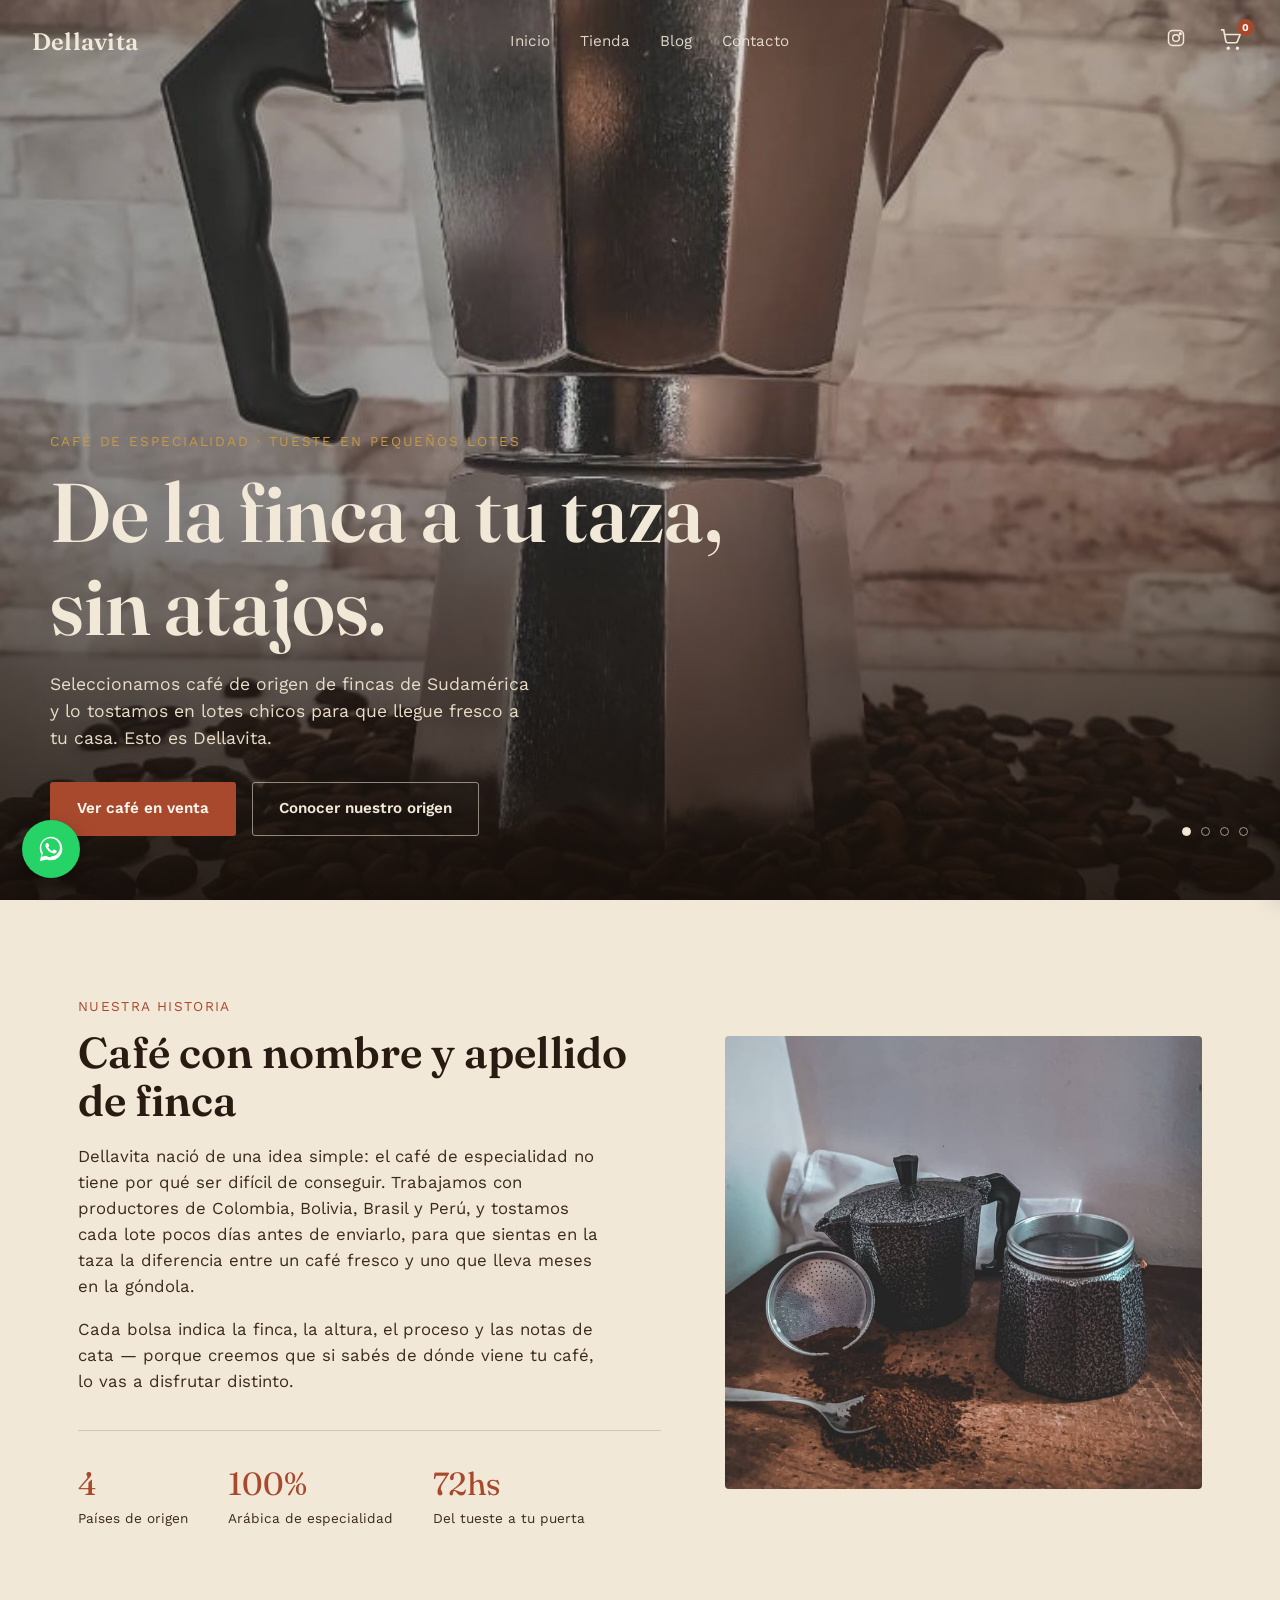
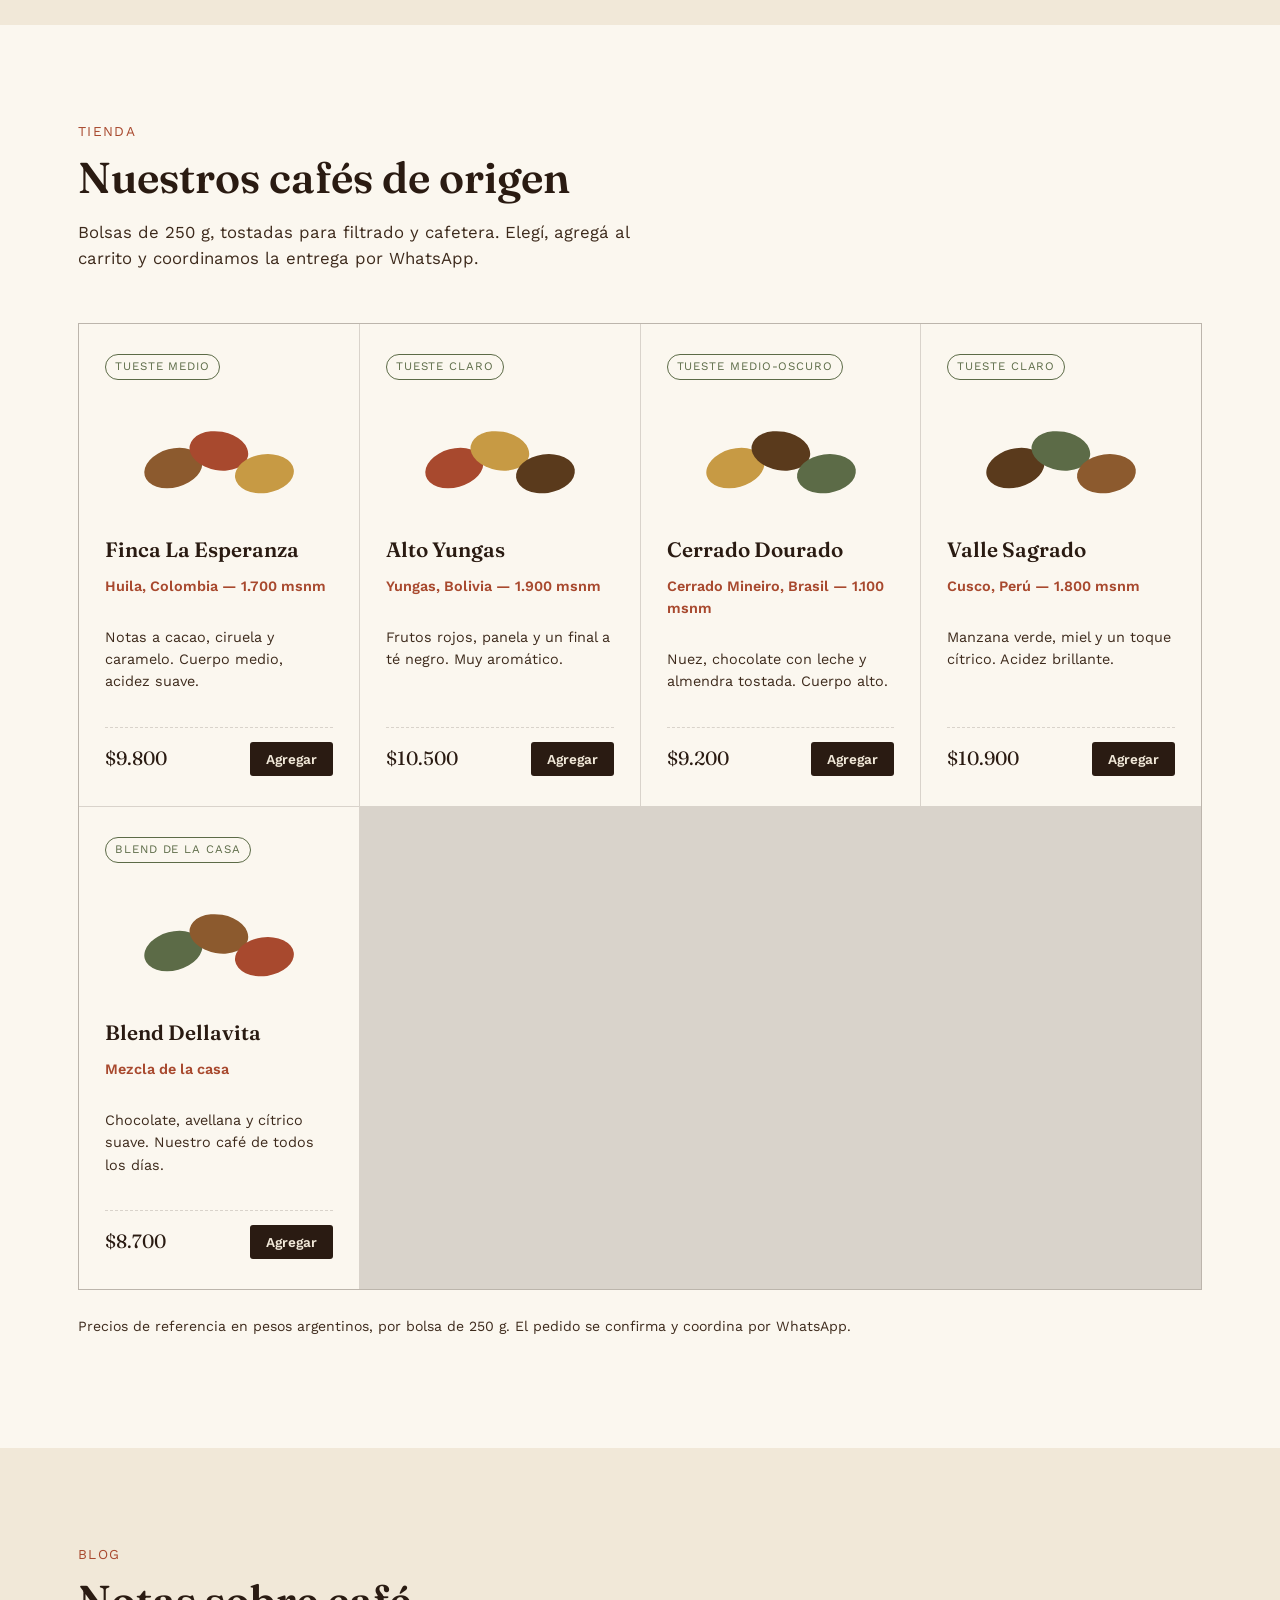
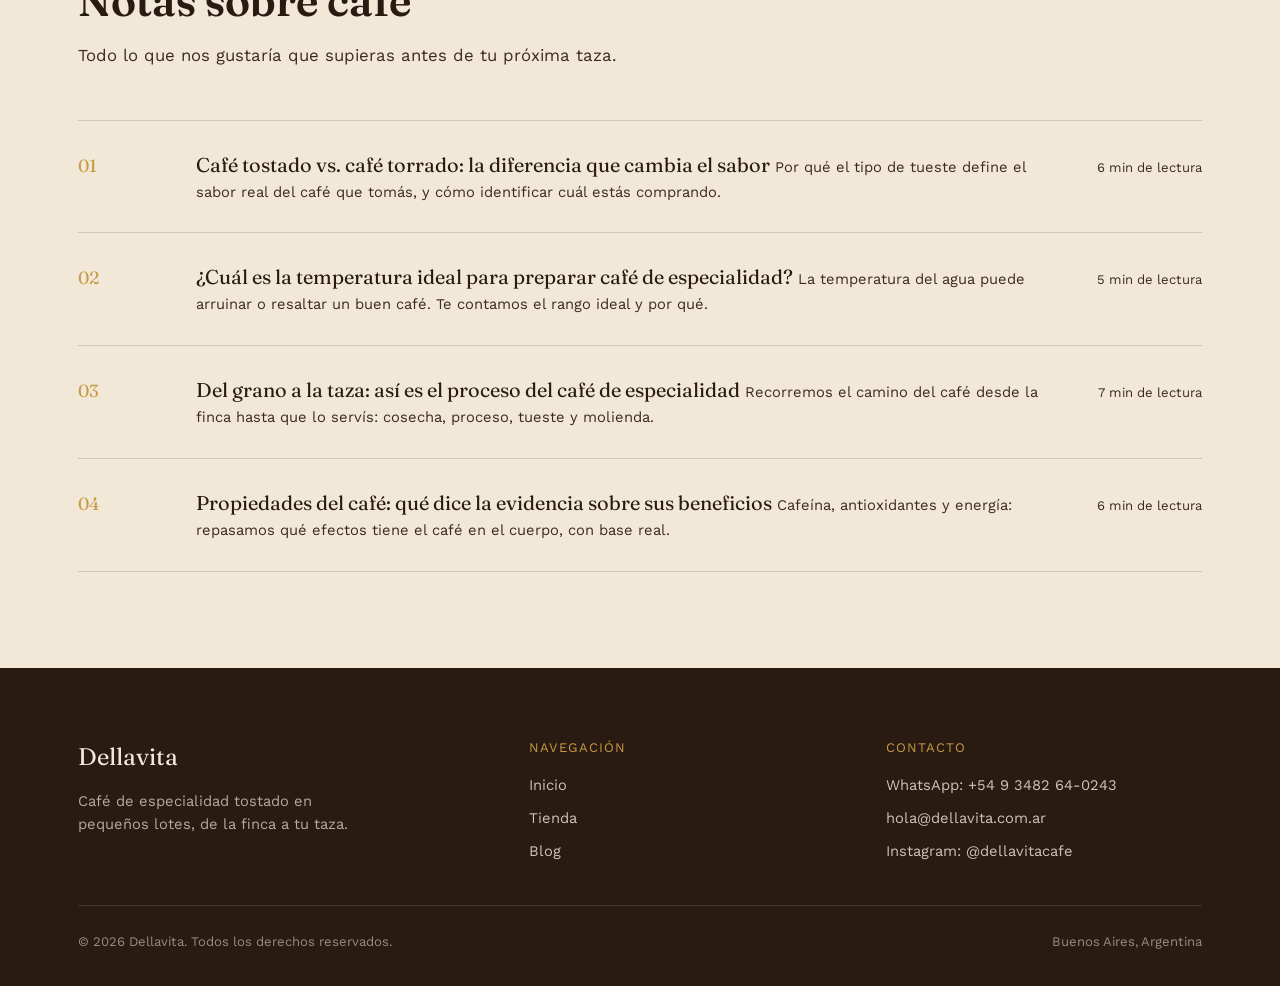
<file: index.html>
<!DOCTYPE html>
<html lang="es-AR">
<head>
<meta charset="UTF-8">
<meta name="viewport" content="width=device-width, initial-scale=1.0">
<title>Dellavita | Café de especialidad de origen — de la finca a tu taza</title>
<meta name="description" content="Dellavita es café de especialidad tostado en pequeños lotes. Descubrí nuestros orígenes de Colombia, Bolivia, Brasil y Perú, comprá online y recibí tu pedido por WhatsApp.">
<meta name="keywords" content="café de especialidad, café de origen, comprar café online, tienda de café, café en grano, Dellavita">
<link rel="canonical" href="https://dellavita.example.com/">

<meta property="og:type" content="website">
<meta property="og:title" content="Dellavita | Café de especialidad de origen">
<meta property="og:description" content="Café de especialidad tostado en pequeños lotes, de la finca a tu taza. Conocé nuestros orígenes y comprá online.">
<meta property="og:locale" content="es_AR">
<meta name="twitter:card" content="summary_large_image">

<link rel="preconnect" href="https://fonts.googleapis.com">
<link rel="preconnect" href="https://fonts.gstatic.com" crossorigin>
<link href="https://fonts.googleapis.com/css2?family=Fraunces:ital,wght@0,500;0,600;0,700;1,500&family=Work+Sans:wght@400;500;600;700&display=swap" rel="stylesheet">
<link rel="stylesheet" href="css/style.css">

<script type="application/ld+json">
{
  "@context": "https://schema.org",
  "@type": "Organization",
  "name": "Dellavita",
  "description": "Café de especialidad tostado en pequeños lotes, de la finca a la taza.",
  "url": "https://dellavita.example.com/",
  "sameAs": [],
  "contactPoint": {
    "@type": "ContactPoint",
    "telephone": "+54-9-3482-64-0243",
    "contactType": "customer service"
  }
}
</script>
</head>
<body>

<nav class="site-nav">
  <a href="#" class="brand-mark">Dellavita</a>
  <ul class="nav-links">
    <li><a href="#inicio">Inicio</a></li>
    <li><a href="#tienda">Tienda</a></li>
    <li><a href="#blog">Blog</a></li>
    <li><a href="#contacto">Contacto</a></li>
  </ul>
  <div class="nav-right">
    <a class="cart-btn" href="https://www.instagram.com/dellavitacafe/" target="_blank" rel="noopener" aria-label="Seguinos en Instagram">
      <svg width="20" height="20" viewBox="0 0 24 24" fill="none" stroke="currentColor" stroke-width="1.8"><rect x="3" y="3" width="18" height="18" rx="5"/><circle cx="12" cy="12" r="4"/><circle cx="17.2" cy="6.8" r="1"/></svg>
    </a>
    <button class="cart-btn" aria-label="Abrir carrito">
      <svg width="22" height="22" viewBox="0 0 24 24" fill="none" stroke="currentColor" stroke-width="1.8"><circle cx="9" cy="21" r="1"/><circle cx="19" cy="21" r="1"/><path d="M1 1h3l2.4 12.4a2 2 0 0 0 2 1.6h8.7a2 2 0 0 0 2-1.6L22 6H6"/></svg>
      <span class="cart-count">0</span>
    </button>
  </div>
</nav>

<!-- ================= HERO / CARROUSEL ================= -->
<header class="hero" id="inicio">
  <div class="slide active">
    <img src="img/hero-cafetera-granos.jpg" alt="Cafetera moka rodeada de granos de café tostado" loading="eager">
  </div>

  <div class="slide">
    <img src="img/prensa-francesa-aire-libre.jpg" alt="Café preparado en prensa francesa, disfrutado al aire libre en el campo" loading="lazy">
  </div>

  <div class="slide">
    <img src="img/preparacion-cafetera.jpg" alt="Café espumando dentro de una cafetera moka en preparación" loading="lazy">
  </div>

  <div class="slide">
    <img src="img/cafe-molido.jpg" alt="Café recién molido junto a la cafetera" loading="lazy">
  </div>

  <div class="hero-content">
    <div class="wrap">
      <span class="hero-eyebrow">Café de especialidad · Tueste en pequeños lotes</span>
      <h1 class="hero-title">De la finca a tu taza, sin atajos.</h1>
      <p class="hero-sub">Seleccionamos café de origen de fincas de Sudamérica y lo tostamos en lotes chicos para que llegue fresco a tu casa. Esto es Dellavita.</p>
      <div class="hero-ctas">
        <a href="#tienda" class="btn btn-primary">Ver café en venta</a>
        <a href="#historia" class="btn btn-outline">Conocer nuestro origen</a>
      </div>
    </div>
  </div>

  <div class="carousel-controls"></div>
</header>

<!-- ================= HISTORIA ================= -->
<section class="story" id="historia">
  <div class="wrap">
    <div class="story-copy">
      <span class="section-eyebrow">Nuestra historia</span>
      <h2 class="section-title">Café con nombre y apellido de finca</h2>
      <p>Dellavita nació de una idea simple: el café de especialidad no tiene por qué ser difícil de conseguir. Trabajamos con productores de Colombia, Bolivia, Brasil y Perú, y tostamos cada lote pocos días antes de enviarlo, para que sientas en la taza la diferencia entre un café fresco y uno que lleva meses en la góndola.</p>
      <p>Cada bolsa indica la finca, la altura, el proceso y las notas de cata — porque creemos que si sabés de dónde viene tu café, lo vas a disfrutar distinto.</p>
      <div class="story-stats">
        <div>
          <div class="stat-num">4</div>
          <div class="stat-label">Países de origen</div>
        </div>
        <div>
          <div class="stat-num">100%</div>
          <div class="stat-label">Arábica de especialidad</div>
        </div>
        <div>
          <div class="stat-num">72hs</div>
          <div class="stat-label">Del tueste a tu puerta</div>
        </div>
      </div>
    </div>
    <div class="story-art">
      <img src="img/cafetera-colador.jpg" alt="Cafetera moka con colador y café molido listos para preparar" style="width:100%;height:auto;border-radius:4px;">
    </div>
  </div>
</section>

<!-- ================= TIENDA ================= -->
<section class="shop" id="tienda">
  <div class="wrap">
    <div class="section-head">
      <span class="section-eyebrow">Tienda</span>
      <h2 class="section-title">Nuestros cafés de origen</h2>
      <p class="section-sub">Bolsas de 250 g, tostadas para filtrado y cafetera. Elegí, agregá al carrito y coordinamos la entrega por WhatsApp.</p>
    </div>

    <div class="product-row" id="product-row">
      <p class="cart-empty">Cargando café…</p>
    </div>
    <p class="shop-note">Precios de referencia en pesos argentinos, por bolsa de 250 g. El pedido se confirma y coordina por WhatsApp.</p>
  </div>
</section>

<!-- ================= BLOG ================= -->
<section class="blog" id="blog">
  <div class="wrap">
    <div class="section-head">
      <span class="section-eyebrow">Blog</span>
      <h2 class="section-title">Notas sobre café</h2>
      <p class="section-sub">Todo lo que nos gustaría que supieras antes de tu próxima taza.</p>
    </div>
    <div class="blog-list">
      <a class="blog-row" href="blog/tostado-vs-torrado.html">
        <span class="blog-row-num">01</span>
        <span>
          <span class="blog-row-title">Café tostado vs. café torrado: la diferencia que cambia el sabor</span>
          <span class="blog-row-excerpt">Por qué el tipo de tueste define el sabor real del café que tomás, y cómo identificar cuál estás comprando.</span>
        </span>
        <span class="blog-row-meta">6 min de lectura</span>
      </a>
      <a class="blog-row" href="blog/temperatura-ideal-del-cafe.html">
        <span class="blog-row-num">02</span>
        <span>
          <span class="blog-row-title">¿Cuál es la temperatura ideal para preparar café de especialidad?</span>
          <span class="blog-row-excerpt">La temperatura del agua puede arruinar o resaltar un buen café. Te contamos el rango ideal y por qué.</span>
        </span>
        <span class="blog-row-meta">5 min de lectura</span>
      </a>
      <a class="blog-row" href="blog/proceso-del-cafe.html">
        <span class="blog-row-num">03</span>
        <span>
          <span class="blog-row-title">Del grano a la taza: así es el proceso del café de especialidad</span>
          <span class="blog-row-excerpt">Recorremos el camino del café desde la finca hasta que lo servís: cosecha, proceso, tueste y molienda.</span>
        </span>
        <span class="blog-row-meta">7 min de lectura</span>
      </a>
      <a class="blog-row" href="blog/propiedades-del-cafe.html">
        <span class="blog-row-num">04</span>
        <span>
          <span class="blog-row-title">Propiedades del café: qué dice la evidencia sobre sus beneficios</span>
          <span class="blog-row-excerpt">Cafeína, antioxidantes y energía: repasamos qué efectos tiene el café en el cuerpo, con base real.</span>
        </span>
        <span class="blog-row-meta">6 min de lectura</span>
      </a>
    </div>
  </div>
</section>

<!-- ================= FOOTER ================= -->
<footer class="site-footer" id="contacto">
  <div class="wrap">
    <div class="footer-grid">
      <div>
        <div class="footer-brand">Dellavita</div>
        <p class="footer-tag">Café de especialidad tostado en pequeños lotes, de la finca a tu taza.</p>
      </div>
      <div>
        <div class="footer-heading">Navegación</div>
        <ul class="footer-list">
          <li><a href="#inicio">Inicio</a></li>
          <li><a href="#tienda">Tienda</a></li>
          <li><a href="#blog">Blog</a></li>
        </ul>
      </div>
      <div>
        <div class="footer-heading">Contacto</div>
        <ul class="footer-list">
          <li><a href="https://wa.me/5493482640243" target="_blank" rel="noopener">WhatsApp: +54 9 3482 64-0243</a></li>
          <li><a href="mailto:hola@dellavita.com.ar">hola@dellavita.com.ar</a></li>
          <li><a href="https://www.instagram.com/dellavitacafe/" target="_blank" rel="noopener">Instagram: @dellavitacafe</a></li>
        </ul>
      </div>
    </div>
    <div class="footer-bottom">
      <span>© <span id="year"></span> Dellavita. Todos los derechos reservados.</span>
      <span>Buenos Aires, Argentina</span>
    </div>
  </div>
</footer>

<!-- ================= WHATSAPP FLOTANTE ================= -->
<a class="wa-float" href="https://wa.me/5493482640243?text=Hola%20Dellavita!%20Quiero%20hacer%20una%20consulta." target="_blank" rel="noopener" aria-label="Escribinos por WhatsApp">
  <svg viewBox="0 0 32 32" fill="#fff" xmlns="http://www.w3.org/2000/svg"><path d="M16.02 3C9.4 3 4 8.4 4 15.02c0 2.5.7 4.83 1.9 6.82L4 29l7.35-1.85a11.94 11.94 0 0 0 4.67.94h.01c6.62 0 12.02-5.4 12.02-12.02C28.05 8.4 22.65 3 16.02 3zm0 21.86h-.01a9.9 9.9 0 0 1-5.05-1.38l-.36-.21-4.36 1.1 1.16-4.25-.24-.44a9.86 9.86 0 0 1-1.51-5.26c0-5.46 4.45-9.9 9.92-9.9 2.65 0 5.14 1.03 7.01 2.9a9.85 9.85 0 0 1 2.9 6.99c0 5.47-4.45 9.45-9.46 9.45zm5.43-7.4c-.3-.15-1.76-.87-2.03-.97-.27-.1-.47-.15-.67.15-.2.3-.77.97-.94 1.17-.17.2-.35.22-.65.07-.3-.15-1.24-.46-2.36-1.46-.87-.78-1.46-1.74-1.63-2.03-.17-.3-.02-.46.13-.61.13-.13.3-.35.45-.52.15-.17.2-.3.3-.5.1-.2.05-.37-.02-.52-.07-.15-.67-1.62-.92-2.22-.24-.58-.49-.5-.67-.51h-.57c-.2 0-.52.07-.79.37-.27.3-1.04 1.02-1.04 2.48 0 1.46 1.07 2.87 1.22 3.07.15.2 2.1 3.2 5.08 4.49.71.31 1.26.49 1.69.63.71.23 1.36.2 1.87.12.57-.08 1.76-.72 2.01-1.42.25-.7.25-1.3.17-1.42-.07-.13-.27-.2-.57-.35z"/></svg>
</a>

<!-- ================= CARRITO ================= -->
<div class="cart-overlay"></div>
<aside class="cart-drawer" aria-label="Carrito de compras">
  <div class="cart-head">
    <h3>Tu carrito</h3>
    <button class="cart-close" aria-label="Cerrar carrito">&times;</button>
  </div>
  <div class="cart-items"></div>
  <div class="cart-foot">
    <div class="cart-total">
      <span>Total</span>
      <span class="cart-total-value">$0</span>
    </div>
    <button class="checkout-btn" disabled>
      Finalizar pedido por WhatsApp
    </button>
    <p class="cart-hint">Te va a abrir WhatsApp con el detalle de tu pedido listo para enviar.</p>
  </div>
</aside>

<script src="js/main.js"></script>
<script>document.getElementById("year").textContent = new Date().getFullYear();</script>
</body>
</html>
</file>
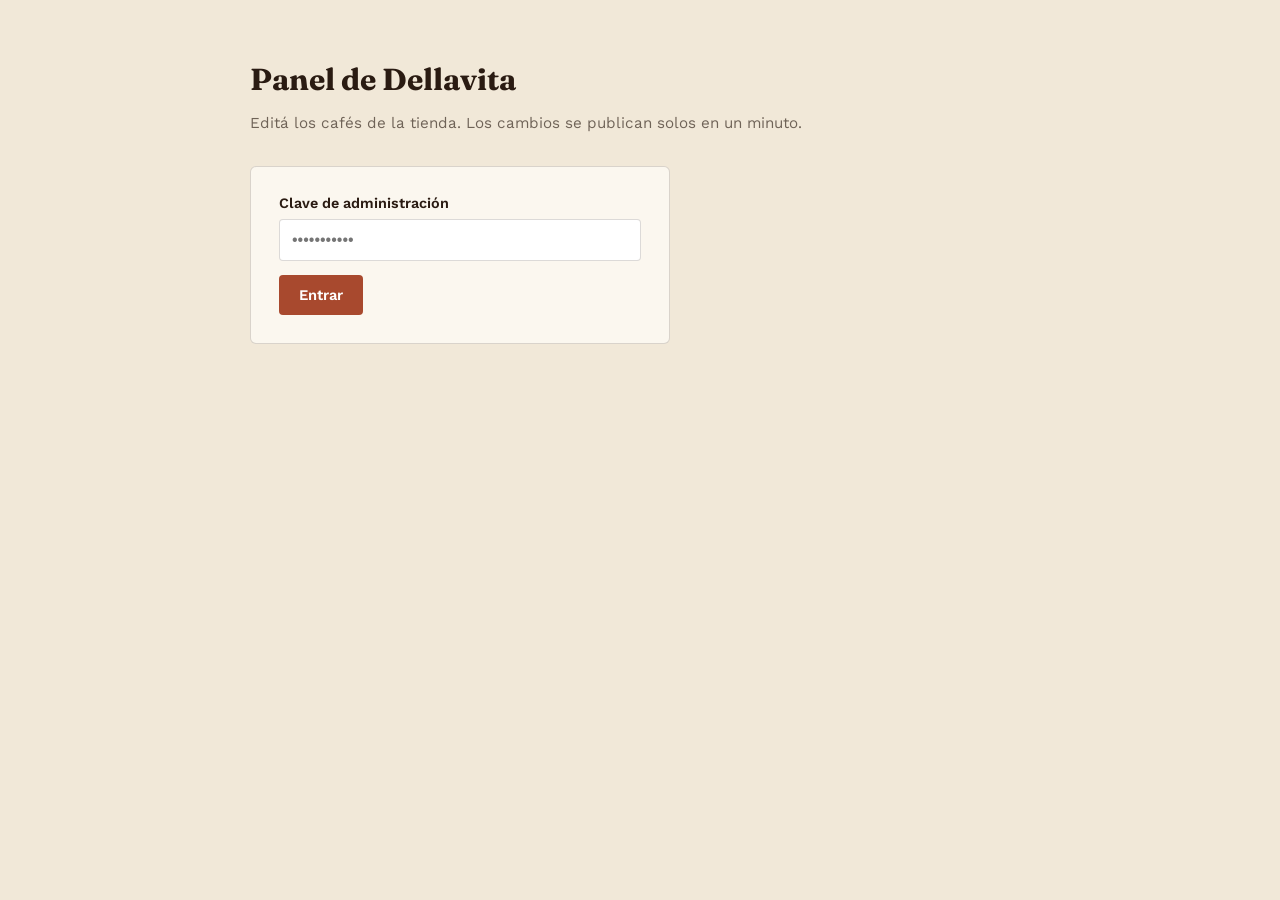
<file: admin.html>
<!DOCTYPE html>
<html lang="es-AR">
<head>
<meta charset="UTF-8">
<meta name="viewport" content="width=device-width, initial-scale=1.0">
<title>Panel de administración — Dellavita</title>
<meta name="robots" content="noindex, nofollow">
<link href="https://fonts.googleapis.com/css2?family=Fraunces:ital,wght@0,600;0,700&family=Work+Sans:wght@400;500;600;700&display=swap" rel="stylesheet">
<style>
  :root {
    --espresso: #2A1B12;
    --parchment: #F1E8D8;
    --clay: #A8492E;
    --clay-dark: #7E361F;
    --moss: #5C6B47;
    --line: rgba(42,27,18,0.16);
    --cream: #FBF7EF;
  }
  * { box-sizing: border-box; }
  body {
    margin: 0;
    font-family: "Work Sans", sans-serif;
    background: var(--parchment);
    color: var(--espresso);
    padding: 40px 20px 100px;
  }
  .wrap { max-width: 780px; margin: 0 auto; }
  h1 {
    font-family: "Fraunces", serif;
    font-size: 1.9rem;
    margin-bottom: 6px;
  }
  .sub { color: rgba(42,27,18,0.65); margin-bottom: 34px; font-size: 0.95rem; }

  .gate {
    background: var(--cream);
    border: 1px solid var(--line);
    border-radius: 6px;
    padding: 28px;
    max-width: 420px;
  }
  .gate label { font-size: 0.9rem; font-weight: 600; display: block; margin-bottom: 8px; }
  .gate input {
    width: 100%;
    padding: 11px 12px;
    border: 1px solid var(--line);
    border-radius: 4px;
    font-size: 1rem;
    margin-bottom: 14px;
  }

  button {
    cursor: pointer;
    font-family: "Work Sans", sans-serif;
    font-weight: 600;
    border: none;
    border-radius: 4px;
    padding: 11px 20px;
    font-size: 0.92rem;
  }
  .btn-primary { background: var(--clay); color: #fff; }
  .btn-primary:hover { background: var(--clay-dark); }
  .btn-ghost { background: transparent; color: var(--clay); border: 1px solid var(--clay); }
  .btn-danger { background: transparent; color: #8a2b20; font-size: 0.82rem; padding: 6px 12px; }

  #app { display: none; }

  .product-edit {
    background: var(--cream);
    border: 1px solid var(--line);
    border-radius: 6px;
    padding: 22px;
    margin-bottom: 18px;
  }
  .field-row { display: grid; grid-template-columns: 1fr 1fr; gap: 14px; margin-bottom: 12px; }
  .field { display: flex; flex-direction: column; gap: 6px; }
  .field.full { grid-column: 1 / -1; }
  .field label { font-size: 0.78rem; text-transform: uppercase; letter-spacing: 0.04em; color: rgba(42,27,18,0.6); }
  .field input, .field textarea {
    padding: 9px 10px;
    border: 1px solid var(--line);
    border-radius: 4px;
    font-family: inherit;
    font-size: 0.95rem;
  }
  .field textarea { resize: vertical; min-height: 54px; }
  .edit-foot { display: flex; justify-content: space-between; align-items: center; margin-top: 4px; }

  .toolbar {
    display: flex;
    justify-content: space-between;
    align-items: center;
    margin: 30px 0 18px;
  }

  .save-bar {
    position: fixed;
    left: 0; right: 0; bottom: 0;
    background: var(--espresso);
    padding: 16px 20px;
    display: flex;
    justify-content: center;
    gap: 16px;
    align-items: center;
  }
  .save-bar .status { color: var(--parchment); font-size: 0.9rem; }
  .save-bar .btn-primary { padding: 12px 28px; }

  a.back-link { color: var(--clay); text-decoration: none; font-size: 0.9rem; }
</style>
</head>
<body>

<div class="wrap">
  <h1>Panel de Dellavita</h1>
  <p class="sub">Editá los cafés de la tienda. Los cambios se publican solos en un minuto.</p>

  <div class="gate" id="gate">
    <label for="pw">Clave de administración</label>
    <input type="password" id="pw" placeholder="•••••••••••">
    <button class="btn-primary" id="enter-btn">Entrar</button>
    <p id="gate-error" style="color:#8a2b20; font-size:0.85rem; margin-top:10px; display:none;"></p>
  </div>

  <div id="app">
    <div class="toolbar">
      <a class="back-link" href="index.html">← Volver al sitio</a>
      <button class="btn-ghost" id="add-product-btn">+ Agregar café</button>
    </div>
    <div id="product-list"></div>
  </div>
</div>

<div class="save-bar" id="save-bar" style="display:none;">
  <span class="status" id="status"></span>
  <button class="btn-primary" id="save-btn">Guardar cambios</button>
</div>

<script>
let ADMIN_PASSWORD = "";
let products = [];
let pendingImages = {}; // { productId: "data:image/jpeg;base64,..." }

function resizeImageFile(file, maxSize = 1000, quality = 0.82) {
  return new Promise((resolve, reject) => {
    const reader = new FileReader();
    reader.onload = (e) => {
      const img = new Image();
      img.onload = () => {
        let { width, height } = img;
        if (width > maxSize || height > maxSize) {
          if (width >= height) {
            height = Math.round(height * (maxSize / width));
            width = maxSize;
          } else {
            width = Math.round(width * (maxSize / height));
            height = maxSize;
          }
        }
        const canvas = document.createElement("canvas");
        canvas.width = width;
        canvas.height = height;
        canvas.getContext("2d").drawImage(img, 0, 0, width, height);
        resolve(canvas.toDataURL("image/jpeg", quality));
      };
      img.onerror = () => reject(new Error("No se pudo leer la imagen"));
      img.src = e.target.result;
    };
    reader.onerror = () => reject(new Error("No se pudo leer el archivo"));
    reader.readAsDataURL(file);
  });
}

function fieldRow(id, index) {
  const p = products[index];
  return `
    <div class="product-edit" data-index="${index}">
      <div class="field-row">
        <div class="field">
          <label>Nombre</label>
          <input type="text" data-key="name" value="${escapeAttr(p.name)}">
        </div>
        <div class="field">
          <label>Precio (ARS)</label>
          <input type="number" data-key="price" value="${p.price}" min="0" step="1">
        </div>
      </div>
      <div class="field-row">
        <div class="field">
          <label>Origen</label>
          <input type="text" data-key="origin" value="${escapeAttr(p.origin)}">
        </div>
        <div class="field">
          <label>Etiqueta (tueste)</label>
          <input type="text" data-key="badge" value="${escapeAttr(p.badge)}">
        </div>
      </div>
      <div class="field-row">
        <div class="field full">
          <label>Foto del producto</label>
          <div class="image-edit">
            <img class="thumb" src="${p.image ? escapeAttr(p.image) : ""}" style="display:${p.image ? "block" : "none"};width:84px;height:84px;object-fit:cover;border-radius:4px;border:1px solid var(--line);margin-bottom:8px;">
            <div class="no-thumb" style="display:${p.image ? "none" : "block"};font-size:0.82rem;color:rgba(42,27,18,0.55);margin-bottom:8px;">Sin foto todavía — se muestra una ilustración genérica.</div>
            <input type="file" accept="image/png, image/jpeg, image/webp" class="image-input">
            <button type="button" class="btn-danger remove-image-btn" style="display:${p.image ? "inline-block" : "none"};margin-left:10px;">Quitar foto</button>
          </div>
        </div>
      </div>
      <div class="field-row">
        <div class="field full">
          <label>Descripción / notas de cata</label>
          <textarea data-key="notes">${escapeHTML(p.notes)}</textarea>
        </div>
      </div>
      <div class="edit-foot">
        <span style="font-size:0.78rem;color:rgba(42,27,18,0.5);">ID interno: ${escapeHTML(p.id)}</span>
        <button class="btn-danger" data-remove="${index}">Quitar este café</button>
      </div>
    </div>`;
}

function escapeHTML(str) {
  return String(str ?? "").replace(/[&<>"']/g, (m) => ({"&":"&amp;","<":"&lt;",">":"&gt;",'"':"&quot;","'":"&#39;"}[m]));
}
function escapeAttr(str) { return escapeHTML(str); }

function renderList() {
  document.getElementById("product-list").innerHTML =
    products.map((_, i) => fieldRow(null, i)).join("");
}

function slugify(str) {
  return String(str || "cafe")
    .toLowerCase()
    .normalize("NFD").replace(/[\u0300-\u036f]/g, "")
    .replace(/[^a-z0-9]+/g, "-")
    .replace(/(^-|-$)/g, "") || "cafe-" + Date.now();
}

document.getElementById("product-list").addEventListener("input", (e) => {
  const wrap = e.target.closest(".product-edit");
  if (!wrap) return;
  const index = Number(wrap.dataset.index);
  const key = e.target.dataset.key;
  if (!key) return;
  products[index][key] = key === "price" ? Number(e.target.value) : e.target.value;
  setStatus("Cambios sin guardar");
});

document.getElementById("product-list").addEventListener("change", async (e) => {
  if (!e.target.classList.contains("image-input")) return;
  const wrap = e.target.closest(".product-edit");
  const index = Number(wrap.dataset.index);
  const file = e.target.files[0];
  if (!file) return;

  setStatus("Procesando imagen…");
  try {
    const dataUrl = await resizeImageFile(file);
    const id = products[index].id;
    products[index].image = `img/products/${id}.jpg`;
    pendingImages[id] = dataUrl;

    const thumb = wrap.querySelector(".thumb");
    const noThumb = wrap.querySelector(".no-thumb");
    const removeBtn = wrap.querySelector(".remove-image-btn");
    thumb.src = dataUrl;
    thumb.style.display = "block";
    noThumb.style.display = "none";
    removeBtn.style.display = "inline-block";
    setStatus("Cambios sin guardar");
  } catch (err) {
    setStatus("No se pudo procesar esa imagen, probá con otra.");
  }
});

document.getElementById("product-list").addEventListener("click", (e) => {
  const removeImgBtn = e.target.closest(".remove-image-btn");
  if (removeImgBtn) {
    const wrap = removeImgBtn.closest(".product-edit");
    const index = Number(wrap.dataset.index);
    const id = products[index].id;
    products[index].image = "";
    delete pendingImages[id];
    wrap.querySelector(".thumb").style.display = "none";
    wrap.querySelector(".no-thumb").style.display = "block";
    removeImgBtn.style.display = "none";
    setStatus("Cambios sin guardar");
    return;
  }

  const removeBtn = e.target.closest("[data-remove]");
  if (removeBtn) {
    const index = Number(removeBtn.dataset.remove);
    if (!confirm(`¿Quitar "${products[index].name}" de la tienda?`)) return;
    delete pendingImages[products[index].id];
    products.splice(index, 1);
    renderList();
    setStatus("Cambios sin guardar");
  }
});

document.getElementById("add-product-btn").addEventListener("click", () => {
  const name = "Nuevo café";
  products.push({
    id: slugify(name) + "-" + Math.random().toString(36).slice(2, 6),
    badge: "Tueste medio",
    name,
    origin: "",
    notes: "",
    price: 0,
  });
  renderList();
  setStatus("Cambios sin guardar");
});

function setStatus(msg) {
  document.getElementById("status").textContent = msg;
}

document.getElementById("save-btn").addEventListener("click", async () => {
  setStatus("Guardando…");
  document.getElementById("save-btn").disabled = true;
  try {
    const res = await fetch("/.netlify/functions/update-products", {
      method: "POST",
      headers: { "Content-Type": "application/json" },
      body: JSON.stringify({ password: ADMIN_PASSWORD, products, images: pendingImages }),
    });
    const data = await res.json();
    if (!res.ok) throw new Error(data.error || "Error al guardar");
    pendingImages = {};
    setStatus("¡Guardado! El sitio se actualiza en menos de un minuto.");
  } catch (e) {
    setStatus("Error: " + e.message);
  } finally {
    document.getElementById("save-btn").disabled = false;
  }
});

document.getElementById("enter-btn").addEventListener("click", async () => {
  const pw = document.getElementById("pw").value;
  if (!pw) return;
  ADMIN_PASSWORD = pw;
  try {
    const res = await fetch("products.json?_=" + Date.now(), { cache: "no-store" });
    products = await res.json();
    document.getElementById("gate").style.display = "none";
    document.getElementById("app").style.display = "block";
    document.getElementById("save-bar").style.display = "flex";
    renderList();
    setStatus("");
  } catch (e) {
    document.getElementById("gate-error").style.display = "block";
    document.getElementById("gate-error").textContent = "No se pudo cargar la tienda. Probá de nuevo.";
  }
});
</script>
</body>
</html>
</file>
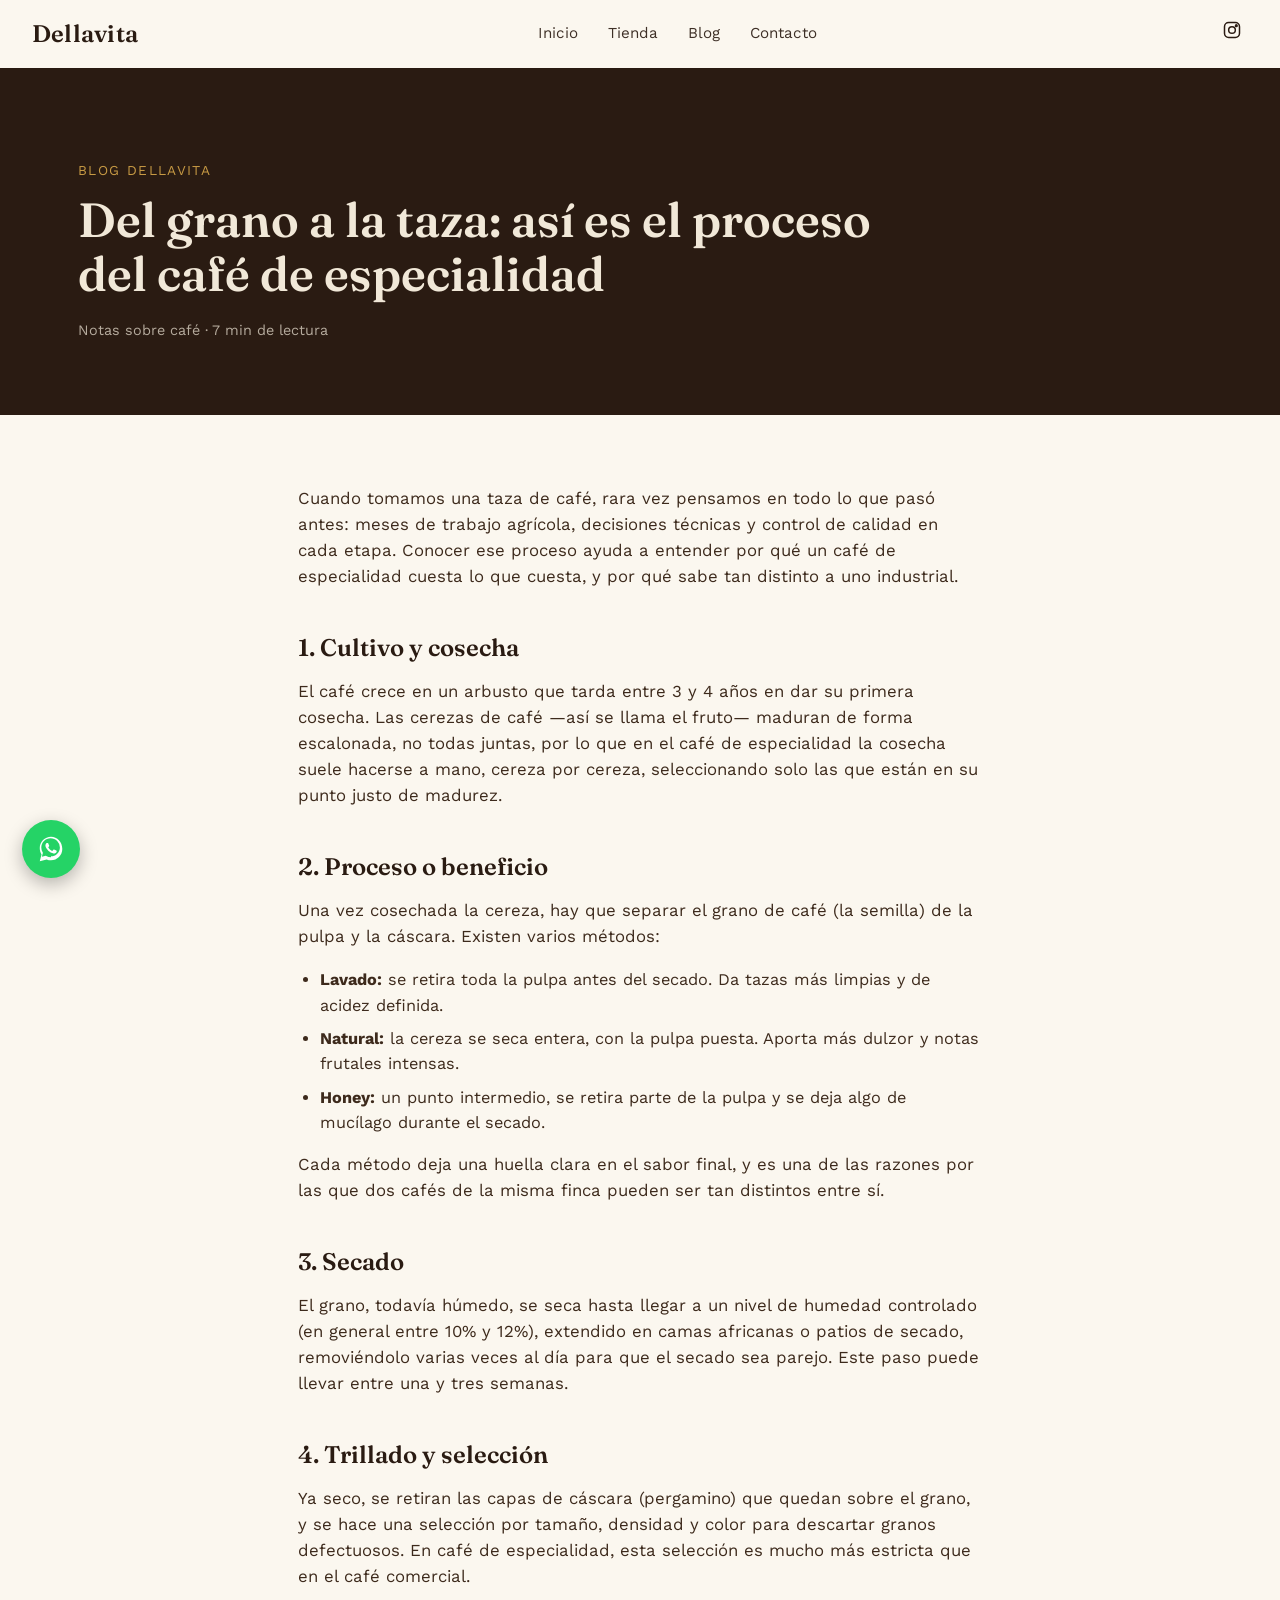
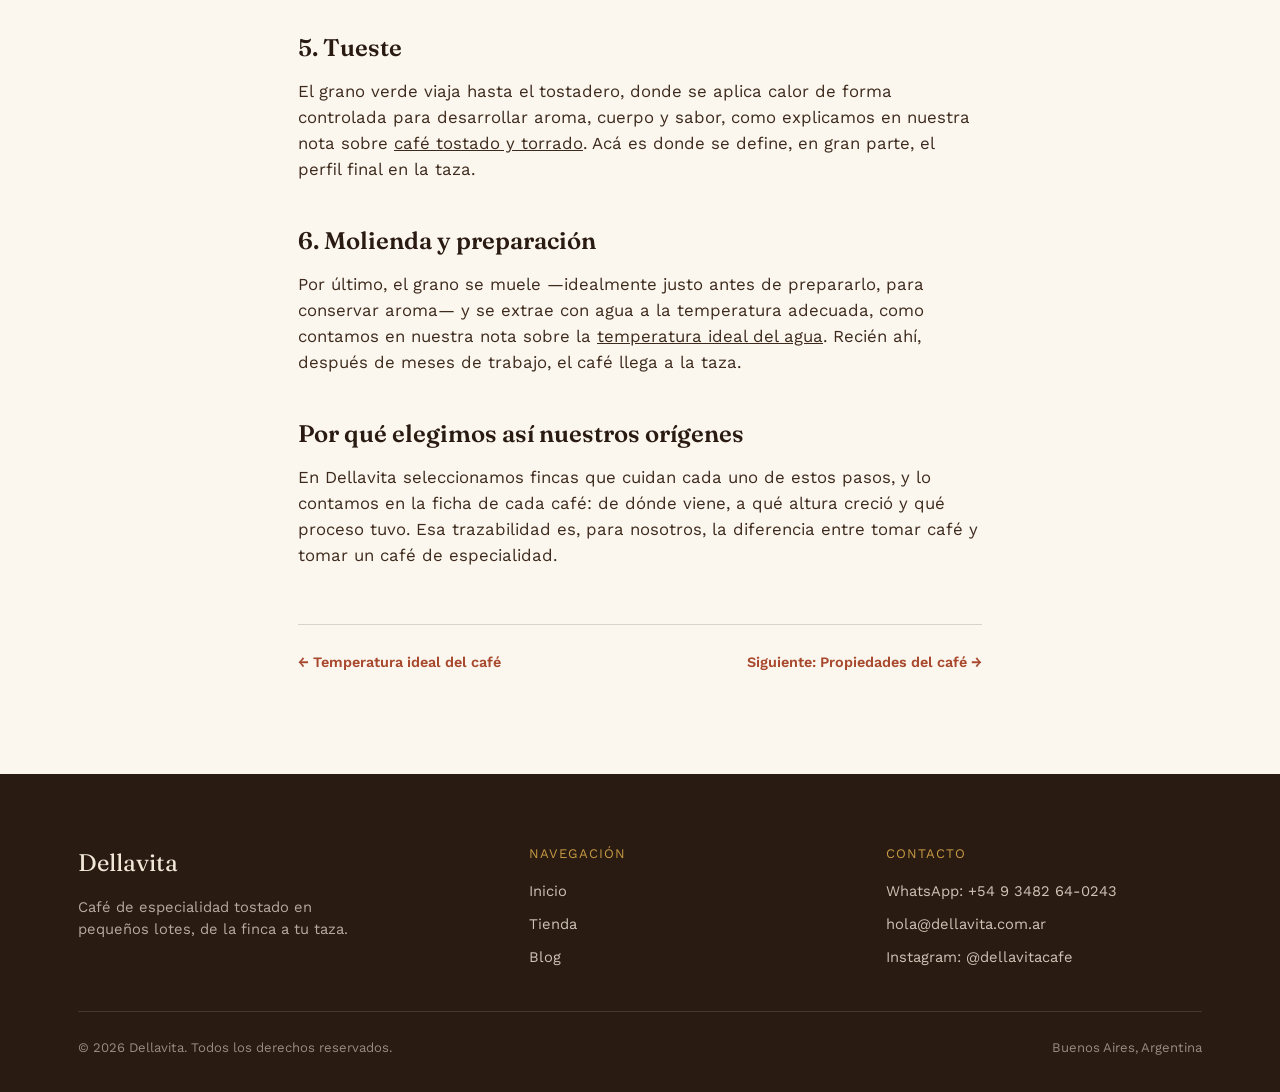
<file: blog/proceso-del-cafe.html>
<!DOCTYPE html>
<html lang="es-AR">
<head>
<meta charset="UTF-8">
<meta name="viewport" content="width=device-width, initial-scale=1.0">
<title>Del grano a la taza: el proceso del café de especialidad | Blog Dellavita</title>
<meta name="description" content="Conocé paso a paso el proceso del café de especialidad: cosecha, beneficio, secado, tueste y molienda, y por qué cada etapa cambia el sabor final.">
<meta name="keywords" content="proceso del café, cómo se hace el café, café de especialidad proceso, del grano a la taza">
<link rel="canonical" href="https://dellavita.example.com/blog/proceso-del-cafe.html">
<meta property="og:type" content="article">
<meta property="og:title" content="Del grano a la taza: así es el proceso del café de especialidad">
<meta property="og:description" content="Conocé paso a paso el proceso del café de especialidad: cosecha, beneficio, secado, tueste y molienda, y por qué cada etapa cambia el sabor final.">
<link rel="preconnect" href="https://fonts.googleapis.com">
<link rel="preconnect" href="https://fonts.gstatic.com" crossorigin>
<link href="https://fonts.googleapis.com/css2?family=Fraunces:ital,wght@0,500;0,600;0,700;1,500&family=Work+Sans:wght@400;500;600;700&display=swap" rel="stylesheet">
<link rel="stylesheet" href="../css/style.css">
<script type="application/ld+json">
{
  "@context": "https://schema.org",
  "@type": "Article",
  "headline": "Del grano a la taza: así es el proceso del café de especialidad",
  "description": "Conocé paso a paso el proceso del café de especialidad: cosecha, beneficio, secado, tueste y molienda, y por qué cada etapa cambia el sabor final.",
  "author": { "@type": "Organization", "name": "Dellavita" },
  "publisher": { "@type": "Organization", "name": "Dellavita" },
  "mainEntityOfPage": "https://dellavita.example.com/blog/proceso-del-cafe.html"
}
</script>
</head>
<body>

<nav class="site-nav solid">
  <a href="../index.html" class="brand-mark">Dellavita</a>
  <ul class="nav-links">
    <li><a href="../index.html#inicio">Inicio</a></li>
    <li><a href="../index.html#tienda">Tienda</a></li>
    <li><a href="../index.html#blog">Blog</a></li>
    <li><a href="../index.html#contacto">Contacto</a></li>
  </ul>
  <div class="nav-right">
    <a class="cart-btn" href="https://www.instagram.com/dellavitacafe/" target="_blank" rel="noopener" aria-label="Seguinos en Instagram">
      <svg width="20" height="20" viewBox="0 0 24 24" fill="none" stroke="currentColor" stroke-width="1.8"><rect x="3" y="3" width="18" height="18" rx="5"/><circle cx="12" cy="12" r="4"/><circle cx="17.2" cy="6.8" r="1"/></svg>
    </a>
  </div>
</nav>

<header class="post-hero">
  <div class="wrap">
    <span class="section-eyebrow">Blog Dellavita</span>
    <h1>Del grano a la taza: así es el proceso del café de especialidad</h1>
    <p class="post-meta">Notas sobre café · 7 min de lectura</p>
  </div>
</header>

<article class="post-body">
  <div class="wrap">

    <p>Cuando tomamos una taza de café, rara vez pensamos en todo lo que pasó antes: meses de trabajo agrícola, decisiones técnicas y control de calidad en cada etapa. Conocer ese proceso ayuda a entender por qué un café de especialidad cuesta lo que cuesta, y por qué sabe tan distinto a uno industrial.</p>

    <h2>1. Cultivo y cosecha</h2>
    <p>El café crece en un arbusto que tarda entre 3 y 4 años en dar su primera cosecha. Las cerezas de café —así se llama el fruto— maduran de forma escalonada, no todas juntas, por lo que en el café de especialidad la cosecha suele hacerse a mano, cereza por cereza, seleccionando solo las que están en su punto justo de madurez.</p>

    <h2>2. Proceso o beneficio</h2>
    <p>Una vez cosechada la cereza, hay que separar el grano de café (la semilla) de la pulpa y la cáscara. Existen varios métodos:</p>
    <ul>
      <li><strong>Lavado:</strong> se retira toda la pulpa antes del secado. Da tazas más limpias y de acidez definida.</li>
      <li><strong>Natural:</strong> la cereza se seca entera, con la pulpa puesta. Aporta más dulzor y notas frutales intensas.</li>
      <li><strong>Honey:</strong> un punto intermedio, se retira parte de la pulpa y se deja algo de mucílago durante el secado.</li>
    </ul>
    <p>Cada método deja una huella clara en el sabor final, y es una de las razones por las que dos cafés de la misma finca pueden ser tan distintos entre sí.</p>

    <h2>3. Secado</h2>
    <p>El grano, todavía húmedo, se seca hasta llegar a un nivel de humedad controlado (en general entre 10% y 12%), extendido en camas africanas o patios de secado, removiéndolo varias veces al día para que el secado sea parejo. Este paso puede llevar entre una y tres semanas.</p>

    <h2>4. Trillado y selección</h2>
    <p>Ya seco, se retiran las capas de cáscara (pergamino) que quedan sobre el grano, y se hace una selección por tamaño, densidad y color para descartar granos defectuosos. En café de especialidad, esta selección es mucho más estricta que en el café comercial.</p>

    <h2>5. Tueste</h2>
    <p>El grano verde viaja hasta el tostadero, donde se aplica calor de forma controlada para desarrollar aroma, cuerpo y sabor, como explicamos en nuestra nota sobre <a href="tostado-vs-torrado.html">café tostado y torrado</a>. Acá es donde se define, en gran parte, el perfil final en la taza.</p>

    <h2>6. Molienda y preparación</h2>
    <p>Por último, el grano se muele —idealmente justo antes de prepararlo, para conservar aroma— y se extrae con agua a la temperatura adecuada, como contamos en nuestra nota sobre la <a href="temperatura-ideal-del-cafe.html">temperatura ideal del agua</a>. Recién ahí, después de meses de trabajo, el café llega a la taza.</p>

    <h2>Por qué elegimos así nuestros orígenes</h2>
    <p>En Dellavita seleccionamos fincas que cuidan cada uno de estos pasos, y lo contamos en la ficha de cada café: de dónde viene, a qué altura creció y qué proceso tuvo. Esa trazabilidad es, para nosotros, la diferencia entre tomar café y tomar un café de especialidad.</p>

    <div class="post-nav">
      <a href="temperatura-ideal-del-cafe.html">← Temperatura ideal del café</a>
      <a href="propiedades-del-cafe.html">Siguiente: Propiedades del café →</a>
    </div>
  </div>
</article>

<footer class="site-footer">
  <div class="wrap">
    <div class="footer-grid">
      <div>
        <div class="footer-brand">Dellavita</div>
        <p class="footer-tag">Café de especialidad tostado en pequeños lotes, de la finca a tu taza.</p>
      </div>
      <div>
        <div class="footer-heading">Navegación</div>
        <ul class="footer-list">
          <li><a href="../index.html#inicio">Inicio</a></li>
          <li><a href="../index.html#tienda">Tienda</a></li>
          <li><a href="../index.html#blog">Blog</a></li>
        </ul>
      </div>
      <div>
        <div class="footer-heading">Contacto</div>
        <ul class="footer-list">
          <li><a href="https://wa.me/5493482640243" target="_blank" rel="noopener">WhatsApp: +54 9 3482 64-0243</a></li>
          <li><a href="mailto:hola@dellavita.com.ar">hola@dellavita.com.ar</a></li>
          <li><a href="https://www.instagram.com/dellavitacafe/" target="_blank" rel="noopener">Instagram: @dellavitacafe</a></li>
        </ul>
      </div>
    </div>
    <div class="footer-bottom">
      <span>© 2026 Dellavita. Todos los derechos reservados.</span>
      <span>Buenos Aires, Argentina</span>
    </div>
  </div>
</footer>

<a class="wa-float" href="https://wa.me/5493482640243?text=Hola%20Dellavita!%20Quiero%20hacer%20una%20consulta." target="_blank" rel="noopener" aria-label="Escribinos por WhatsApp">
  <svg viewBox="0 0 32 32" fill="#fff" xmlns="http://www.w3.org/2000/svg"><path d="M16.02 3C9.4 3 4 8.4 4 15.02c0 2.5.7 4.83 1.9 6.82L4 29l7.35-1.85a11.94 11.94 0 0 0 4.67.94h.01c6.62 0 12.02-5.4 12.02-12.02C28.05 8.4 22.65 3 16.02 3zm0 21.86h-.01a9.9 9.9 0 0 1-5.05-1.38l-.36-.21-4.36 1.1 1.16-4.25-.24-.44a9.86 9.86 0 0 1-1.51-5.26c0-5.46 4.45-9.9 9.92-9.9 2.65 0 5.14 1.03 7.01 2.9a9.85 9.85 0 0 1 2.9 6.99c0 5.47-4.45 9.45-9.46 9.45zm5.43-7.4c-.3-.15-1.76-.87-2.03-.97-.27-.1-.47-.15-.67.15-.2.3-.77.97-.94 1.17-.17.2-.35.22-.65.07-.3-.15-1.24-.46-2.36-1.46-.87-.78-1.46-1.74-1.63-2.03-.17-.3-.02-.46.13-.61.13-.13.3-.35.45-.52.15-.17.2-.3.3-.5.1-.2.05-.37-.02-.52-.07-.15-.67-1.62-.92-2.22-.24-.58-.49-.5-.67-.51h-.57c-.2 0-.52.07-.79.37-.27.3-1.04 1.02-1.04 2.48 0 1.46 1.07 2.87 1.22 3.07.15.2 2.1 3.2 5.08 4.49.71.31 1.26.49 1.69.63.71.23 1.36.2 1.87.12.57-.08 1.76-.72 2.01-1.42.25-.7.25-1.3.17-1.42-.07-.13-.27-.2-.57-.35z"/></svg>
</a>

</body>
</html>
</file>
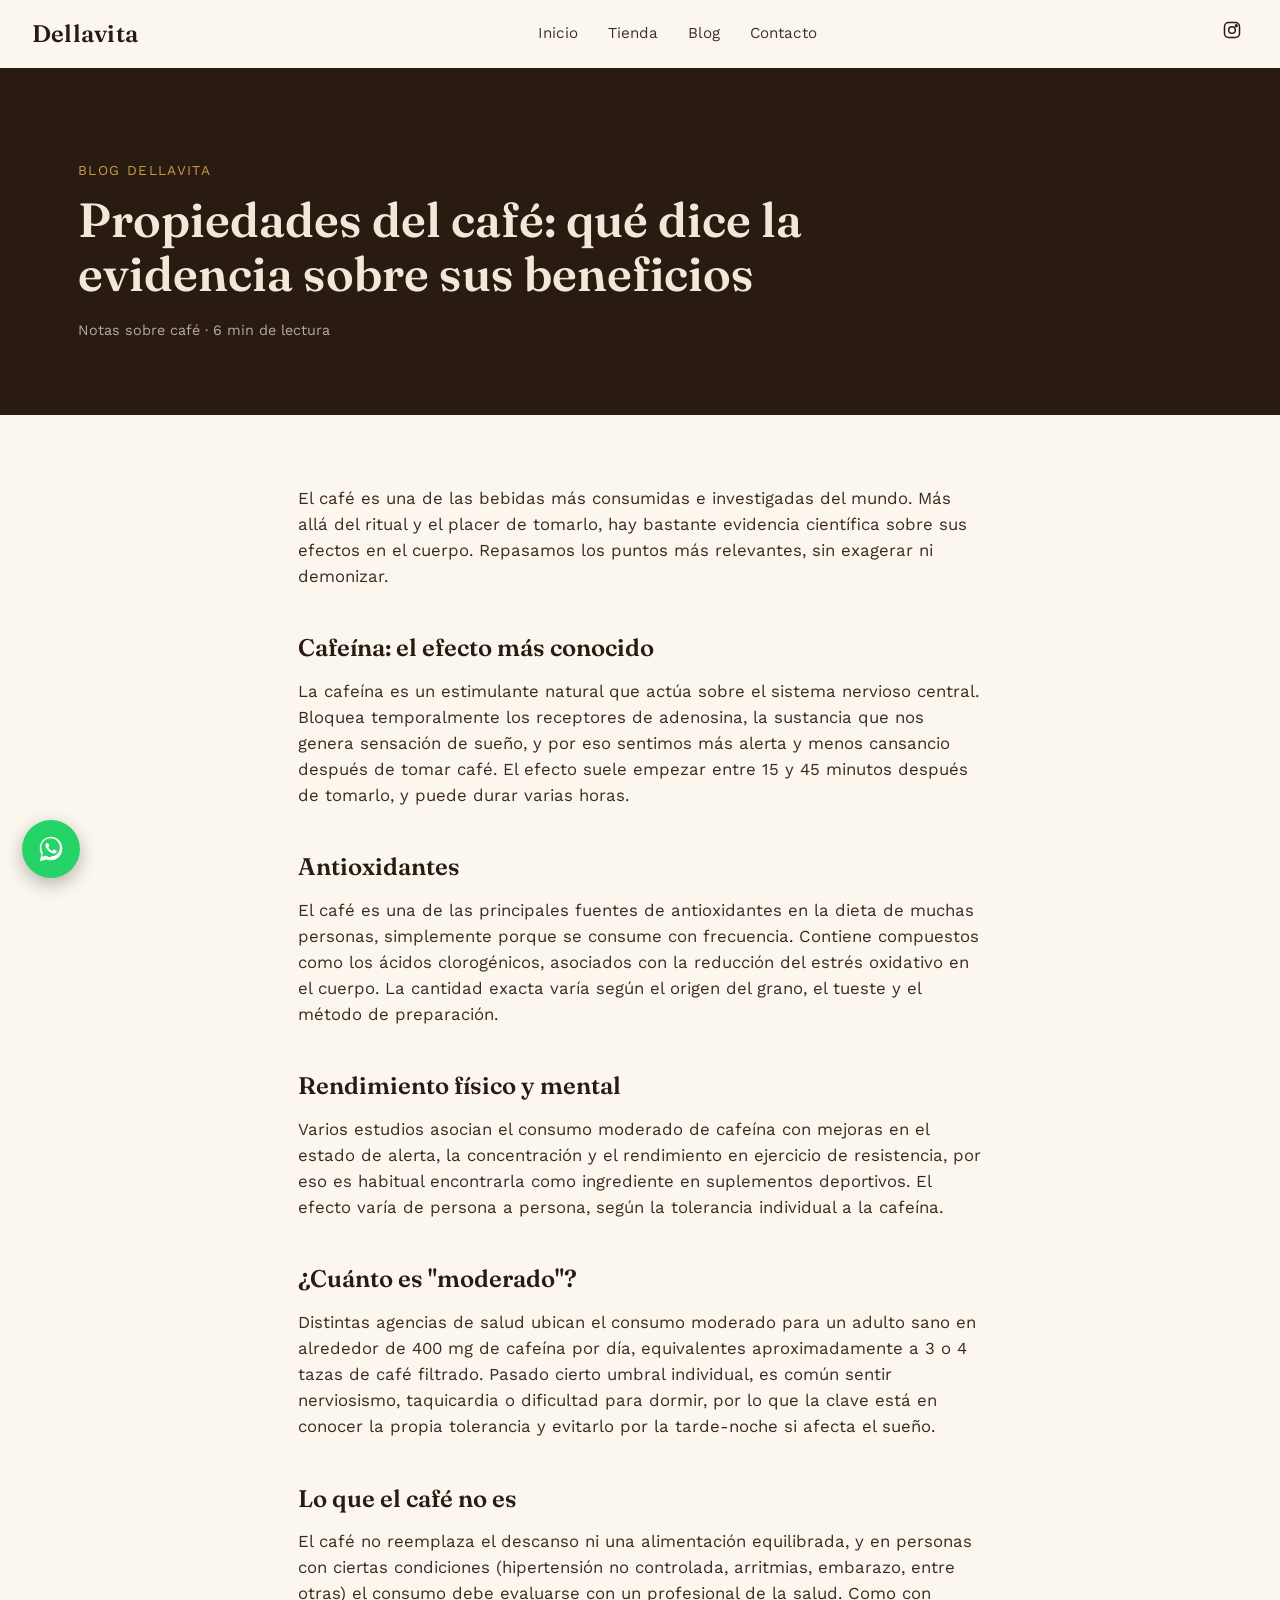
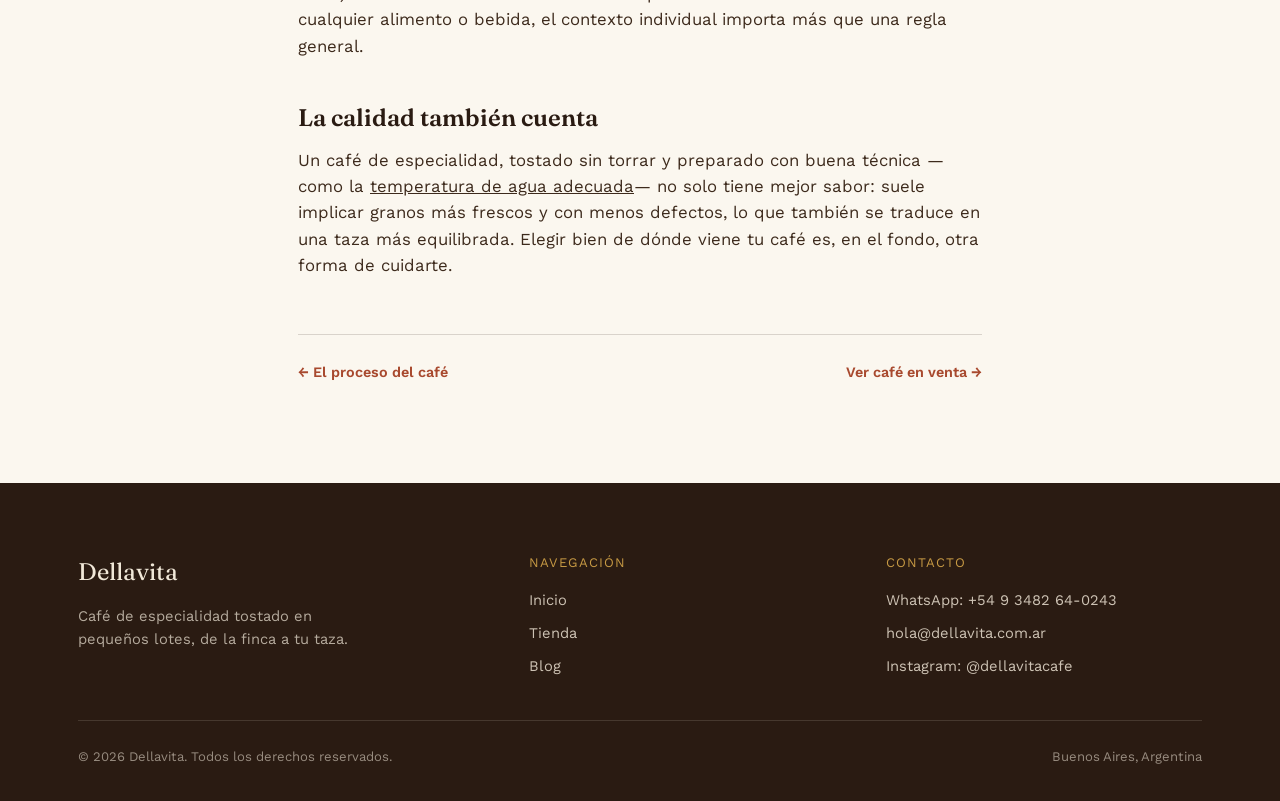
<file: blog/propiedades-del-cafe.html>
<!DOCTYPE html>
<html lang="es-AR">
<head>
<meta charset="UTF-8">
<meta name="viewport" content="width=device-width, initial-scale=1.0">
<title>Propiedades del café: qué dice la evidencia | Blog Dellavita</title>
<meta name="description" content="Cafeína, antioxidantes y rendimiento: repasamos qué propiedades tiene el café según la evidencia disponible, y cuánto es un consumo moderado.">
<meta name="keywords" content="propiedades del café, beneficios del café, cafeína efectos, antioxidantes del café">
<link rel="canonical" href="https://dellavita.example.com/blog/propiedades-del-cafe.html">
<meta property="og:type" content="article">
<meta property="og:title" content="Propiedades del café: qué dice la ciencia sobre sus beneficios">
<meta property="og:description" content="Cafeína, antioxidantes y rendimiento: repasamos qué propiedades tiene el café según la evidencia disponible, y cuánto es un consumo moderado.">
<link rel="preconnect" href="https://fonts.googleapis.com">
<link rel="preconnect" href="https://fonts.gstatic.com" crossorigin>
<link href="https://fonts.googleapis.com/css2?family=Fraunces:ital,wght@0,500;0,600;0,700;1,500&family=Work+Sans:wght@400;500;600;700&display=swap" rel="stylesheet">
<link rel="stylesheet" href="../css/style.css">
<script type="application/ld+json">
{
  "@context": "https://schema.org",
  "@type": "Article",
  "headline": "Propiedades del café: qué dice la ciencia sobre sus beneficios",
  "description": "Cafeína, antioxidantes y rendimiento: repasamos qué propiedades tiene el café según la evidencia disponible, y cuánto es un consumo moderado.",
  "author": { "@type": "Organization", "name": "Dellavita" },
  "publisher": { "@type": "Organization", "name": "Dellavita" },
  "mainEntityOfPage": "https://dellavita.example.com/blog/propiedades-del-cafe.html"
}
</script>
</head>
<body>

<nav class="site-nav solid">
  <a href="../index.html" class="brand-mark">Dellavita</a>
  <ul class="nav-links">
    <li><a href="../index.html#inicio">Inicio</a></li>
    <li><a href="../index.html#tienda">Tienda</a></li>
    <li><a href="../index.html#blog">Blog</a></li>
    <li><a href="../index.html#contacto">Contacto</a></li>
  </ul>
  <div class="nav-right">
    <a class="cart-btn" href="https://www.instagram.com/dellavitacafe/" target="_blank" rel="noopener" aria-label="Seguinos en Instagram">
      <svg width="20" height="20" viewBox="0 0 24 24" fill="none" stroke="currentColor" stroke-width="1.8"><rect x="3" y="3" width="18" height="18" rx="5"/><circle cx="12" cy="12" r="4"/><circle cx="17.2" cy="6.8" r="1"/></svg>
    </a>
  </div>
</nav>

<header class="post-hero">
  <div class="wrap">
    <span class="section-eyebrow">Blog Dellavita</span>
    <h1>Propiedades del café: qué dice la evidencia sobre sus beneficios</h1>
    <p class="post-meta">Notas sobre café · 6 min de lectura</p>
  </div>
</header>

<article class="post-body">
  <div class="wrap">

    <p>El café es una de las bebidas más consumidas e investigadas del mundo. Más allá del ritual y el placer de tomarlo, hay bastante evidencia científica sobre sus efectos en el cuerpo. Repasamos los puntos más relevantes, sin exagerar ni demonizar.</p>

    <h2>Cafeína: el efecto más conocido</h2>
    <p>La cafeína es un estimulante natural que actúa sobre el sistema nervioso central. Bloquea temporalmente los receptores de adenosina, la sustancia que nos genera sensación de sueño, y por eso sentimos más alerta y menos cansancio después de tomar café. El efecto suele empezar entre 15 y 45 minutos después de tomarlo, y puede durar varias horas.</p>

    <h2>Antioxidantes</h2>
    <p>El café es una de las principales fuentes de antioxidantes en la dieta de muchas personas, simplemente porque se consume con frecuencia. Contiene compuestos como los ácidos clorogénicos, asociados con la reducción del estrés oxidativo en el cuerpo. La cantidad exacta varía según el origen del grano, el tueste y el método de preparación.</p>

    <h2>Rendimiento físico y mental</h2>
    <p>Varios estudios asocian el consumo moderado de cafeína con mejoras en el estado de alerta, la concentración y el rendimiento en ejercicio de resistencia, por eso es habitual encontrarla como ingrediente en suplementos deportivos. El efecto varía de persona a persona, según la tolerancia individual a la cafeína.</p>

    <h2>¿Cuánto es "moderado"?</h2>
    <p>Distintas agencias de salud ubican el consumo moderado para un adulto sano en alrededor de 400 mg de cafeína por día, equivalentes aproximadamente a 3 o 4 tazas de café filtrado. Pasado cierto umbral individual, es común sentir nerviosismo, taquicardia o dificultad para dormir, por lo que la clave está en conocer la propia tolerancia y evitarlo por la tarde-noche si afecta el sueño.</p>

    <h2>Lo que el café no es</h2>
    <p>El café no reemplaza el descanso ni una alimentación equilibrada, y en personas con ciertas condiciones (hipertensión no controlada, arritmias, embarazo, entre otras) el consumo debe evaluarse con un profesional de la salud. Como con cualquier alimento o bebida, el contexto individual importa más que una regla general.</p>

    <h2>La calidad también cuenta</h2>
    <p>Un café de especialidad, tostado sin torrar y preparado con buena técnica —como la <a href="temperatura-ideal-del-cafe.html">temperatura de agua adecuada</a>— no solo tiene mejor sabor: suele implicar granos más frescos y con menos defectos, lo que también se traduce en una taza más equilibrada. Elegir bien de dónde viene tu café es, en el fondo, otra forma de cuidarte.</p>

    <div class="post-nav">
      <a href="proceso-del-cafe.html">← El proceso del café</a>
      <a href="../index.html#tienda">Ver café en venta →</a>
    </div>
  </div>
</article>

<footer class="site-footer">
  <div class="wrap">
    <div class="footer-grid">
      <div>
        <div class="footer-brand">Dellavita</div>
        <p class="footer-tag">Café de especialidad tostado en pequeños lotes, de la finca a tu taza.</p>
      </div>
      <div>
        <div class="footer-heading">Navegación</div>
        <ul class="footer-list">
          <li><a href="../index.html#inicio">Inicio</a></li>
          <li><a href="../index.html#tienda">Tienda</a></li>
          <li><a href="../index.html#blog">Blog</a></li>
        </ul>
      </div>
      <div>
        <div class="footer-heading">Contacto</div>
        <ul class="footer-list">
          <li><a href="https://wa.me/5493482640243" target="_blank" rel="noopener">WhatsApp: +54 9 3482 64-0243</a></li>
          <li><a href="mailto:hola@dellavita.com.ar">hola@dellavita.com.ar</a></li>
          <li><a href="https://www.instagram.com/dellavitacafe/" target="_blank" rel="noopener">Instagram: @dellavitacafe</a></li>
        </ul>
      </div>
    </div>
    <div class="footer-bottom">
      <span>© 2026 Dellavita. Todos los derechos reservados.</span>
      <span>Buenos Aires, Argentina</span>
    </div>
  </div>
</footer>

<a class="wa-float" href="https://wa.me/5493482640243?text=Hola%20Dellavita!%20Quiero%20hacer%20una%20consulta." target="_blank" rel="noopener" aria-label="Escribinos por WhatsApp">
  <svg viewBox="0 0 32 32" fill="#fff" xmlns="http://www.w3.org/2000/svg"><path d="M16.02 3C9.4 3 4 8.4 4 15.02c0 2.5.7 4.83 1.9 6.82L4 29l7.35-1.85a11.94 11.94 0 0 0 4.67.94h.01c6.62 0 12.02-5.4 12.02-12.02C28.05 8.4 22.65 3 16.02 3zm0 21.86h-.01a9.9 9.9 0 0 1-5.05-1.38l-.36-.21-4.36 1.1 1.16-4.25-.24-.44a9.86 9.86 0 0 1-1.51-5.26c0-5.46 4.45-9.9 9.92-9.9 2.65 0 5.14 1.03 7.01 2.9a9.85 9.85 0 0 1 2.9 6.99c0 5.47-4.45 9.45-9.46 9.45zm5.43-7.4c-.3-.15-1.76-.87-2.03-.97-.27-.1-.47-.15-.67.15-.2.3-.77.97-.94 1.17-.17.2-.35.22-.65.07-.3-.15-1.24-.46-2.36-1.46-.87-.78-1.46-1.74-1.63-2.03-.17-.3-.02-.46.13-.61.13-.13.3-.35.45-.52.15-.17.2-.3.3-.5.1-.2.05-.37-.02-.52-.07-.15-.67-1.62-.92-2.22-.24-.58-.49-.5-.67-.51h-.57c-.2 0-.52.07-.79.37-.27.3-1.04 1.02-1.04 2.48 0 1.46 1.07 2.87 1.22 3.07.15.2 2.1 3.2 5.08 4.49.71.31 1.26.49 1.69.63.71.23 1.36.2 1.87.12.57-.08 1.76-.72 2.01-1.42.25-.7.25-1.3.17-1.42-.07-.13-.27-.2-.57-.35z"/></svg>
</a>

</body>
</html>
</file>
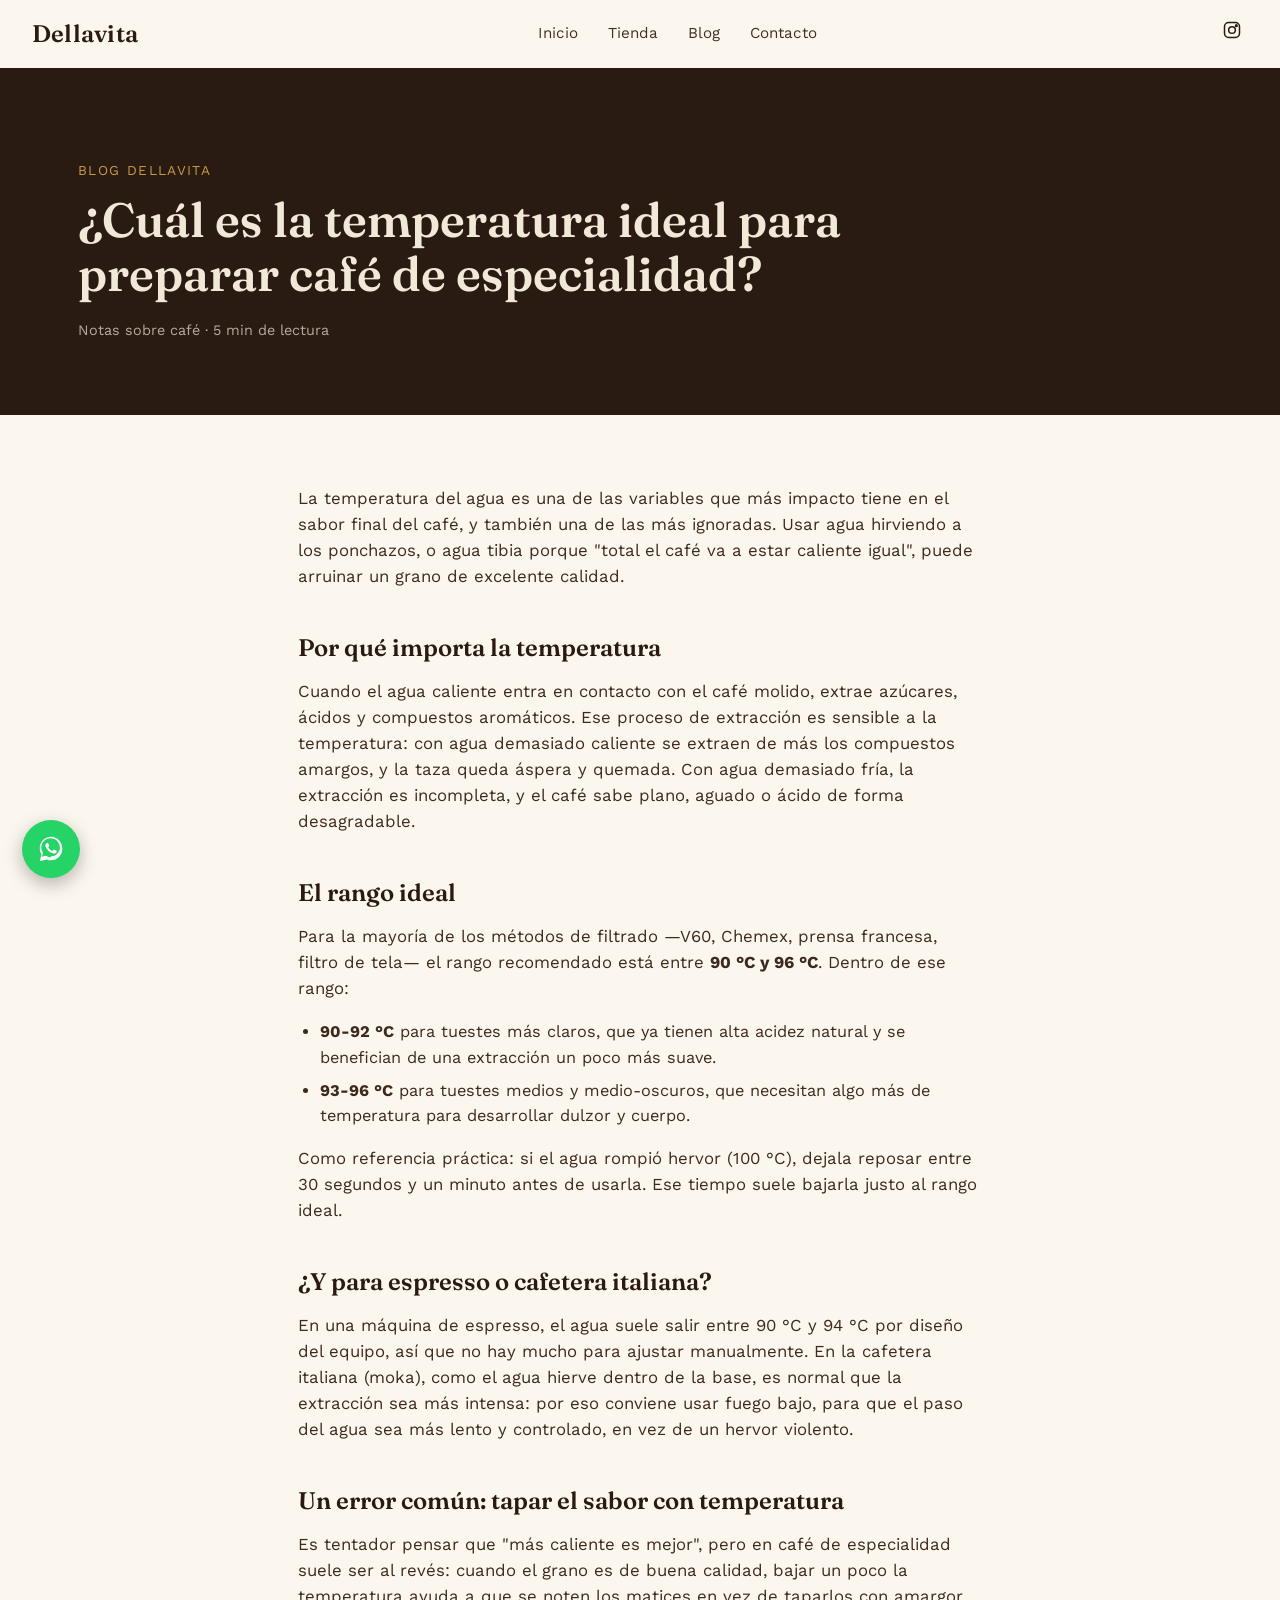
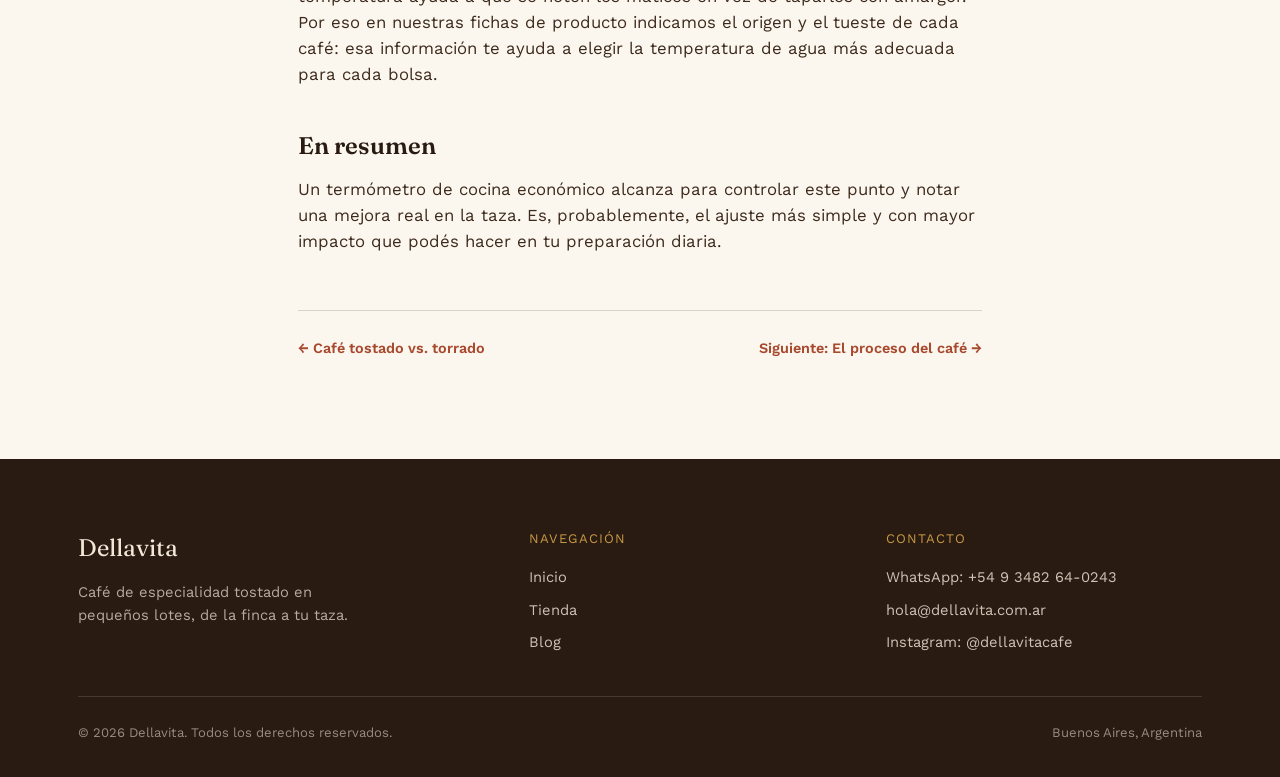
<file: blog/temperatura-ideal-del-cafe.html>
<!DOCTYPE html>
<html lang="es-AR">
<head>
<meta charset="UTF-8">
<meta name="viewport" content="width=device-width, initial-scale=1.0">
<title>Temperatura ideal del agua para preparar café | Blog Dellavita</title>
<meta name="description" content="Descubrí el rango de temperatura ideal del agua para preparar café de especialidad según el método y el tueste, y evitá los errores más comunes.">
<meta name="keywords" content="temperatura ideal del café, temperatura del agua para café, cómo preparar café de especialidad">
<link rel="canonical" href="https://dellavita.example.com/blog/temperatura-ideal-del-cafe.html">
<meta property="og:type" content="article">
<meta property="og:title" content="¿Cuál es la temperatura ideal para preparar café de especialidad?">
<meta property="og:description" content="Descubrí el rango de temperatura ideal del agua para preparar café de especialidad según el método y el tueste, y evitá los errores más comunes.">
<link rel="preconnect" href="https://fonts.googleapis.com">
<link rel="preconnect" href="https://fonts.gstatic.com" crossorigin>
<link href="https://fonts.googleapis.com/css2?family=Fraunces:ital,wght@0,500;0,600;0,700;1,500&family=Work+Sans:wght@400;500;600;700&display=swap" rel="stylesheet">
<link rel="stylesheet" href="../css/style.css">
<script type="application/ld+json">
{
  "@context": "https://schema.org",
  "@type": "Article",
  "headline": "¿Cuál es la temperatura ideal para preparar café de especialidad?",
  "description": "Descubrí el rango de temperatura ideal del agua para preparar café de especialidad según el método y el tueste, y evitá los errores más comunes.",
  "author": { "@type": "Organization", "name": "Dellavita" },
  "publisher": { "@type": "Organization", "name": "Dellavita" },
  "mainEntityOfPage": "https://dellavita.example.com/blog/temperatura-ideal-del-cafe.html"
}
</script>
</head>
<body>

<nav class="site-nav solid">
  <a href="../index.html" class="brand-mark">Dellavita</a>
  <ul class="nav-links">
    <li><a href="../index.html#inicio">Inicio</a></li>
    <li><a href="../index.html#tienda">Tienda</a></li>
    <li><a href="../index.html#blog">Blog</a></li>
    <li><a href="../index.html#contacto">Contacto</a></li>
  </ul>
  <div class="nav-right">
    <a class="cart-btn" href="https://www.instagram.com/dellavitacafe/" target="_blank" rel="noopener" aria-label="Seguinos en Instagram">
      <svg width="20" height="20" viewBox="0 0 24 24" fill="none" stroke="currentColor" stroke-width="1.8"><rect x="3" y="3" width="18" height="18" rx="5"/><circle cx="12" cy="12" r="4"/><circle cx="17.2" cy="6.8" r="1"/></svg>
    </a>
  </div>
</nav>

<header class="post-hero">
  <div class="wrap">
    <span class="section-eyebrow">Blog Dellavita</span>
    <h1>¿Cuál es la temperatura ideal para preparar café de especialidad?</h1>
    <p class="post-meta">Notas sobre café · 5 min de lectura</p>
  </div>
</header>

<article class="post-body">
  <div class="wrap">

    <p>La temperatura del agua es una de las variables que más impacto tiene en el sabor final del café, y también una de las más ignoradas. Usar agua hirviendo a los ponchazos, o agua tibia porque "total el café va a estar caliente igual", puede arruinar un grano de excelente calidad.</p>

    <h2>Por qué importa la temperatura</h2>
    <p>Cuando el agua caliente entra en contacto con el café molido, extrae azúcares, ácidos y compuestos aromáticos. Ese proceso de extracción es sensible a la temperatura: con agua demasiado caliente se extraen de más los compuestos amargos, y la taza queda áspera y quemada. Con agua demasiado fría, la extracción es incompleta, y el café sabe plano, aguado o ácido de forma desagradable.</p>

    <h2>El rango ideal</h2>
    <p>Para la mayoría de los métodos de filtrado —V60, Chemex, prensa francesa, filtro de tela— el rango recomendado está entre <strong>90&nbsp;°C y 96&nbsp;°C</strong>. Dentro de ese rango:</p>
    <ul>
      <li><strong>90-92 °C</strong> para tuestes más claros, que ya tienen alta acidez natural y se benefician de una extracción un poco más suave.</li>
      <li><strong>93-96 °C</strong> para tuestes medios y medio-oscuros, que necesitan algo más de temperatura para desarrollar dulzor y cuerpo.</li>
    </ul>
    <p>Como referencia práctica: si el agua rompió hervor (100 °C), dejala reposar entre 30 segundos y un minuto antes de usarla. Ese tiempo suele bajarla justo al rango ideal.</p>

    <h2>¿Y para espresso o cafetera italiana?</h2>
    <p>En una máquina de espresso, el agua suele salir entre 90 °C y 94 °C por diseño del equipo, así que no hay mucho para ajustar manualmente. En la cafetera italiana (moka), como el agua hierve dentro de la base, es normal que la extracción sea más intensa: por eso conviene usar fuego bajo, para que el paso del agua sea más lento y controlado, en vez de un hervor violento.</p>

    <h2>Un error común: tapar el sabor con temperatura</h2>
    <p>Es tentador pensar que "más caliente es mejor", pero en café de especialidad suele ser al revés: cuando el grano es de buena calidad, bajar un poco la temperatura ayuda a que se noten los matices en vez de taparlos con amargor. Por eso en nuestras fichas de producto indicamos el origen y el tueste de cada café: esa información te ayuda a elegir la temperatura de agua más adecuada para cada bolsa.</p>

    <h2>En resumen</h2>
    <p>Un termómetro de cocina económico alcanza para controlar este punto y notar una mejora real en la taza. Es, probablemente, el ajuste más simple y con mayor impacto que podés hacer en tu preparación diaria.</p>

    <div class="post-nav">
      <a href="tostado-vs-torrado.html">← Café tostado vs. torrado</a>
      <a href="proceso-del-cafe.html">Siguiente: El proceso del café →</a>
    </div>
  </div>
</article>

<footer class="site-footer">
  <div class="wrap">
    <div class="footer-grid">
      <div>
        <div class="footer-brand">Dellavita</div>
        <p class="footer-tag">Café de especialidad tostado en pequeños lotes, de la finca a tu taza.</p>
      </div>
      <div>
        <div class="footer-heading">Navegación</div>
        <ul class="footer-list">
          <li><a href="../index.html#inicio">Inicio</a></li>
          <li><a href="../index.html#tienda">Tienda</a></li>
          <li><a href="../index.html#blog">Blog</a></li>
        </ul>
      </div>
      <div>
        <div class="footer-heading">Contacto</div>
        <ul class="footer-list">
          <li><a href="https://wa.me/5493482640243" target="_blank" rel="noopener">WhatsApp: +54 9 3482 64-0243</a></li>
          <li><a href="mailto:hola@dellavita.com.ar">hola@dellavita.com.ar</a></li>
          <li><a href="https://www.instagram.com/dellavitacafe/" target="_blank" rel="noopener">Instagram: @dellavitacafe</a></li>
        </ul>
      </div>
    </div>
    <div class="footer-bottom">
      <span>© 2026 Dellavita. Todos los derechos reservados.</span>
      <span>Buenos Aires, Argentina</span>
    </div>
  </div>
</footer>

<a class="wa-float" href="https://wa.me/5493482640243?text=Hola%20Dellavita!%20Quiero%20hacer%20una%20consulta." target="_blank" rel="noopener" aria-label="Escribinos por WhatsApp">
  <svg viewBox="0 0 32 32" fill="#fff" xmlns="http://www.w3.org/2000/svg"><path d="M16.02 3C9.4 3 4 8.4 4 15.02c0 2.5.7 4.83 1.9 6.82L4 29l7.35-1.85a11.94 11.94 0 0 0 4.67.94h.01c6.62 0 12.02-5.4 12.02-12.02C28.05 8.4 22.65 3 16.02 3zm0 21.86h-.01a9.9 9.9 0 0 1-5.05-1.38l-.36-.21-4.36 1.1 1.16-4.25-.24-.44a9.86 9.86 0 0 1-1.51-5.26c0-5.46 4.45-9.9 9.92-9.9 2.65 0 5.14 1.03 7.01 2.9a9.85 9.85 0 0 1 2.9 6.99c0 5.47-4.45 9.45-9.46 9.45zm5.43-7.4c-.3-.15-1.76-.87-2.03-.97-.27-.1-.47-.15-.67.15-.2.3-.77.97-.94 1.17-.17.2-.35.22-.65.07-.3-.15-1.24-.46-2.36-1.46-.87-.78-1.46-1.74-1.63-2.03-.17-.3-.02-.46.13-.61.13-.13.3-.35.45-.52.15-.17.2-.3.3-.5.1-.2.05-.37-.02-.52-.07-.15-.67-1.62-.92-2.22-.24-.58-.49-.5-.67-.51h-.57c-.2 0-.52.07-.79.37-.27.3-1.04 1.02-1.04 2.48 0 1.46 1.07 2.87 1.22 3.07.15.2 2.1 3.2 5.08 4.49.71.31 1.26.49 1.69.63.71.23 1.36.2 1.87.12.57-.08 1.76-.72 2.01-1.42.25-.7.25-1.3.17-1.42-.07-.13-.27-.2-.57-.35z"/></svg>
</a>

</body>
</html>
</file>
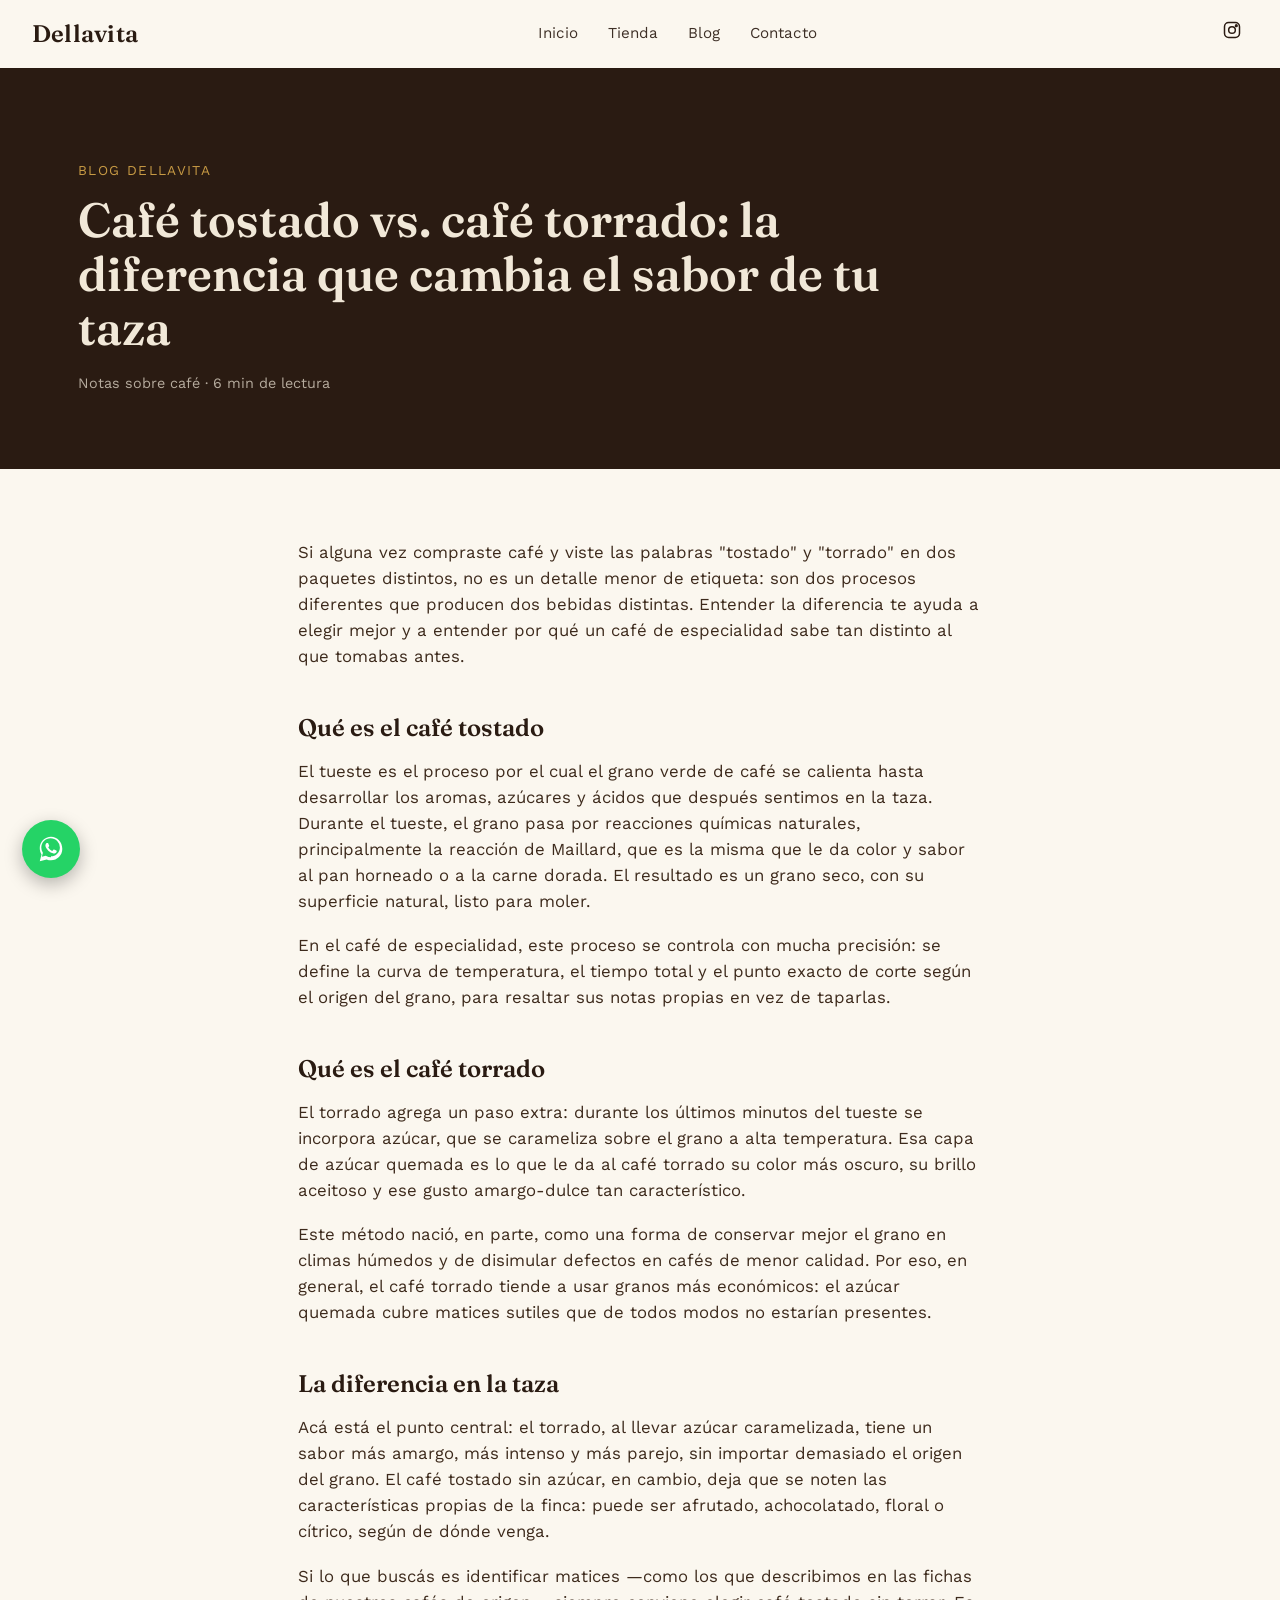
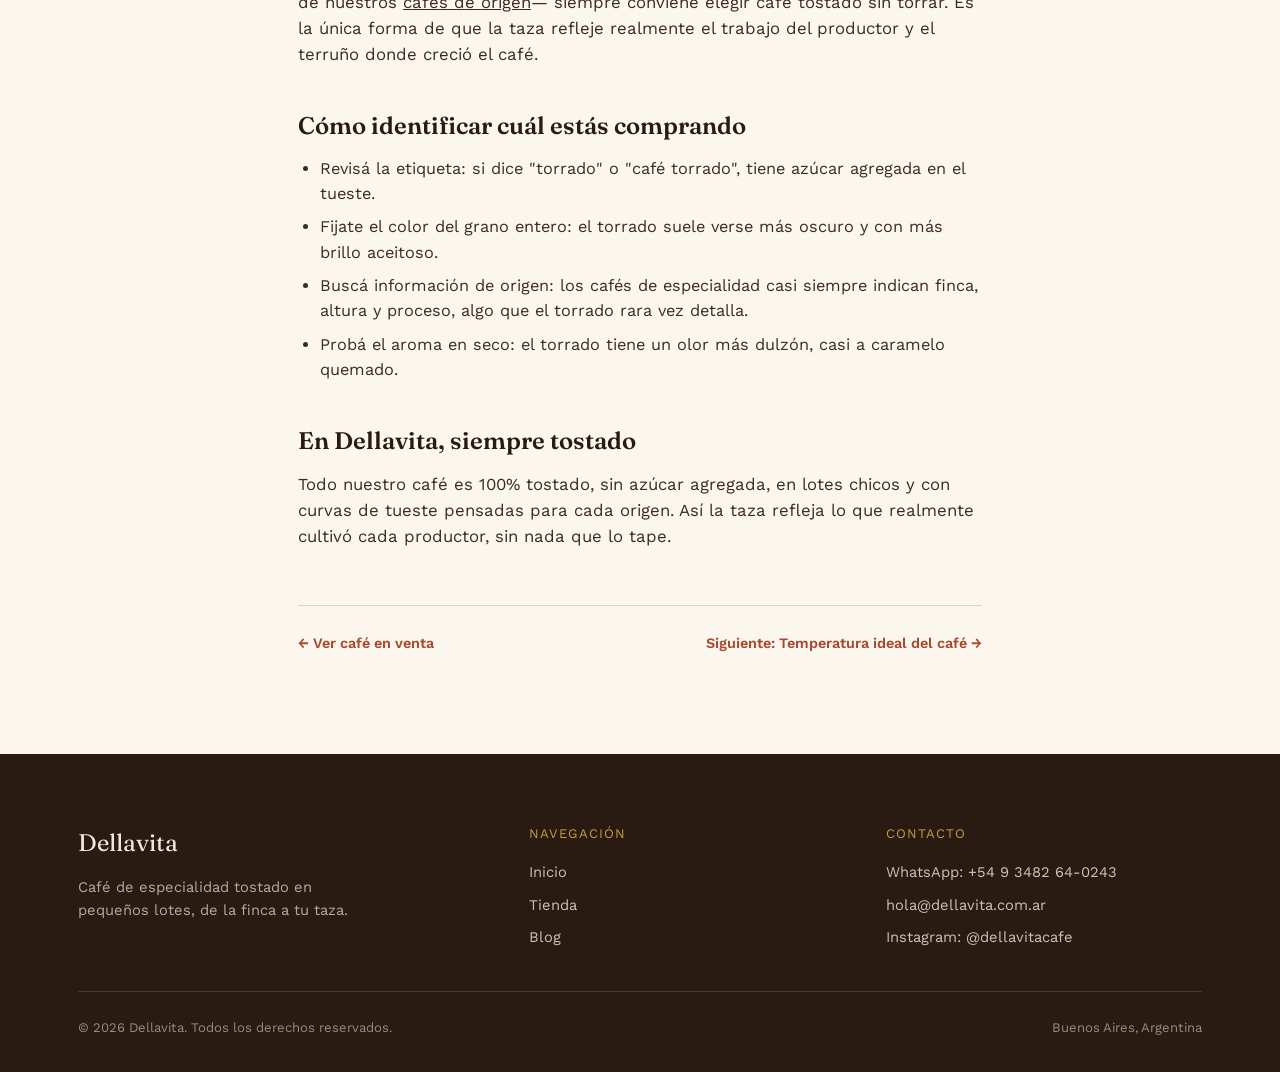
<file: blog/tostado-vs-torrado.html>
<!DOCTYPE html>
<html lang="es-AR">
<head>
<meta charset="UTF-8">
<meta name="viewport" content="width=device-width, initial-scale=1.0">
<title>Café tostado vs. café torrado: la diferencia real | Blog Dellavita</title>
<meta name="description" content="Café tostado y café torrado no son lo mismo. Te explicamos la diferencia en el proceso, el sabor y cómo identificar cuál estás comprando.">
<meta name="keywords" content="café tostado, café torrado, diferencia café tostado y torrado, tipos de tueste de café">
<link rel="canonical" href="https://dellavita.example.com/blog/tostado-vs-torrado.html">
<meta property="og:type" content="article">
<meta property="og:title" content="Café tostado vs. café torrado: la diferencia real">
<meta property="og:description" content="Te explicamos la diferencia entre café tostado y torrado, y por qué cambia tanto el sabor en la taza.">
<link rel="preconnect" href="https://fonts.googleapis.com">
<link rel="preconnect" href="https://fonts.gstatic.com" crossorigin>
<link href="https://fonts.googleapis.com/css2?family=Fraunces:ital,wght@0,500;0,600;0,700;1,500&family=Work+Sans:wght@400;500;600;700&display=swap" rel="stylesheet">
<link rel="stylesheet" href="../css/style.css">
<script type="application/ld+json">
{
  "@context": "https://schema.org",
  "@type": "Article",
  "headline": "Café tostado vs. café torrado: la diferencia que cambia el sabor de tu taza",
  "description": "Café tostado y café torrado no son lo mismo. Te explicamos la diferencia en el proceso, el sabor y cómo identificar cuál estás comprando.",
  "author": { "@type": "Organization", "name": "Dellavita" },
  "publisher": { "@type": "Organization", "name": "Dellavita" },
  "mainEntityOfPage": "https://dellavita.example.com/blog/tostado-vs-torrado.html"
}
</script>
</head>
<body>

<nav class="site-nav solid">
  <a href="../index.html" class="brand-mark">Dellavita</a>
  <ul class="nav-links">
    <li><a href="../index.html#inicio">Inicio</a></li>
    <li><a href="../index.html#tienda">Tienda</a></li>
    <li><a href="../index.html#blog">Blog</a></li>
    <li><a href="../index.html#contacto">Contacto</a></li>
  </ul>
  <div class="nav-right">
    <a class="cart-btn" href="https://www.instagram.com/dellavitacafe/" target="_blank" rel="noopener" aria-label="Seguinos en Instagram">
      <svg width="20" height="20" viewBox="0 0 24 24" fill="none" stroke="currentColor" stroke-width="1.8"><rect x="3" y="3" width="18" height="18" rx="5"/><circle cx="12" cy="12" r="4"/><circle cx="17.2" cy="6.8" r="1"/></svg>
    </a>
  </div>
</nav>

<header class="post-hero">
  <div class="wrap">
    <span class="section-eyebrow">Blog Dellavita</span>
    <h1>Café tostado vs. café torrado: la diferencia que cambia el sabor de tu taza</h1>
    <p class="post-meta">Notas sobre café · 6 min de lectura</p>
  </div>
</header>

<article class="post-body">
  <div class="wrap">
    <p>Si alguna vez compraste café y viste las palabras "tostado" y "torrado" en dos paquetes distintos, no es un detalle menor de etiqueta: son dos procesos diferentes que producen dos bebidas distintas. Entender la diferencia te ayuda a elegir mejor y a entender por qué un café de especialidad sabe tan distinto al que tomabas antes.</p>

    <h2>Qué es el café tostado</h2>
    <p>El tueste es el proceso por el cual el grano verde de café se calienta hasta desarrollar los aromas, azúcares y ácidos que después sentimos en la taza. Durante el tueste, el grano pasa por reacciones químicas naturales, principalmente la reacción de Maillard, que es la misma que le da color y sabor al pan horneado o a la carne dorada. El resultado es un grano seco, con su superficie natural, listo para moler.</p>
    <p>En el café de especialidad, este proceso se controla con mucha precisión: se define la curva de temperatura, el tiempo total y el punto exacto de corte según el origen del grano, para resaltar sus notas propias en vez de taparlas.</p>

    <h2>Qué es el café torrado</h2>
    <p>El torrado agrega un paso extra: durante los últimos minutos del tueste se incorpora azúcar, que se carameliza sobre el grano a alta temperatura. Esa capa de azúcar quemada es lo que le da al café torrado su color más oscuro, su brillo aceitoso y ese gusto amargo-dulce tan característico.</p>
    <p>Este método nació, en parte, como una forma de conservar mejor el grano en climas húmedos y de disimular defectos en cafés de menor calidad. Por eso, en general, el café torrado tiende a usar granos más económicos: el azúcar quemada cubre matices sutiles que de todos modos no estarían presentes.</p>

    <h2>La diferencia en la taza</h2>
    <p>Acá está el punto central: el torrado, al llevar azúcar caramelizada, tiene un sabor más amargo, más intenso y más parejo, sin importar demasiado el origen del grano. El café tostado sin azúcar, en cambio, deja que se noten las características propias de la finca: puede ser afrutado, achocolatado, floral o cítrico, según de dónde venga.</p>
    <p>Si lo que buscás es identificar matices —como los que describimos en las fichas de nuestros <a href="../index.html#tienda">cafés de origen</a>— siempre conviene elegir café tostado sin torrar. Es la única forma de que la taza refleje realmente el trabajo del productor y el terruño donde creció el café.</p>

    <h2>Cómo identificar cuál estás comprando</h2>
    <ul>
      <li>Revisá la etiqueta: si dice "torrado" o "café torrado", tiene azúcar agregada en el tueste.</li>
      <li>Fijate el color del grano entero: el torrado suele verse más oscuro y con más brillo aceitoso.</li>
      <li>Buscá información de origen: los cafés de especialidad casi siempre indican finca, altura y proceso, algo que el torrado rara vez detalla.</li>
      <li>Probá el aroma en seco: el torrado tiene un olor más dulzón, casi a caramelo quemado.</li>
    </ul>

    <h2>En Dellavita, siempre tostado</h2>
    <p>Todo nuestro café es 100% tostado, sin azúcar agregada, en lotes chicos y con curvas de tueste pensadas para cada origen. Así la taza refleja lo que realmente cultivó cada productor, sin nada que lo tape.</p>

    <div class="post-nav">
      <a href="../index.html#tienda">← Ver café en venta</a>
      <a href="temperatura-ideal-del-cafe.html">Siguiente: Temperatura ideal del café →</a>
    </div>
  </div>
</article>

<footer class="site-footer">
  <div class="wrap">
    <div class="footer-grid">
      <div>
        <div class="footer-brand">Dellavita</div>
        <p class="footer-tag">Café de especialidad tostado en pequeños lotes, de la finca a tu taza.</p>
      </div>
      <div>
        <div class="footer-heading">Navegación</div>
        <ul class="footer-list">
          <li><a href="../index.html#inicio">Inicio</a></li>
          <li><a href="../index.html#tienda">Tienda</a></li>
          <li><a href="../index.html#blog">Blog</a></li>
        </ul>
      </div>
      <div>
        <div class="footer-heading">Contacto</div>
        <ul class="footer-list">
          <li><a href="https://wa.me/5493482640243" target="_blank" rel="noopener">WhatsApp: +54 9 3482 64-0243</a></li>
          <li><a href="mailto:hola@dellavita.com.ar">hola@dellavita.com.ar</a></li>
          <li><a href="https://www.instagram.com/dellavitacafe/" target="_blank" rel="noopener">Instagram: @dellavitacafe</a></li>
        </ul>
      </div>
    </div>
    <div class="footer-bottom">
      <span>© 2026 Dellavita. Todos los derechos reservados.</span>
      <span>Buenos Aires, Argentina</span>
    </div>
  </div>
</footer>

<a class="wa-float" href="https://wa.me/5493482640243?text=Hola%20Dellavita!%20Quiero%20hacer%20una%20consulta." target="_blank" rel="noopener" aria-label="Escribinos por WhatsApp">
  <svg viewBox="0 0 32 32" fill="#fff" xmlns="http://www.w3.org/2000/svg"><path d="M16.02 3C9.4 3 4 8.4 4 15.02c0 2.5.7 4.83 1.9 6.82L4 29l7.35-1.85a11.94 11.94 0 0 0 4.67.94h.01c6.62 0 12.02-5.4 12.02-12.02C28.05 8.4 22.65 3 16.02 3zm0 21.86h-.01a9.9 9.9 0 0 1-5.05-1.38l-.36-.21-4.36 1.1 1.16-4.25-.24-.44a9.86 9.86 0 0 1-1.51-5.26c0-5.46 4.45-9.9 9.92-9.9 2.65 0 5.14 1.03 7.01 2.9a9.85 9.85 0 0 1 2.9 6.99c0 5.47-4.45 9.45-9.46 9.45zm5.43-7.4c-.3-.15-1.76-.87-2.03-.97-.27-.1-.47-.15-.67.15-.2.3-.77.97-.94 1.17-.17.2-.35.22-.65.07-.3-.15-1.24-.46-2.36-1.46-.87-.78-1.46-1.74-1.63-2.03-.17-.3-.02-.46.13-.61.13-.13.3-.35.45-.52.15-.17.2-.3.3-.5.1-.2.05-.37-.02-.52-.07-.15-.67-1.62-.92-2.22-.24-.58-.49-.5-.67-.51h-.57c-.2 0-.52.07-.79.37-.27.3-1.04 1.02-1.04 2.48 0 1.46 1.07 2.87 1.22 3.07.15.2 2.1 3.2 5.08 4.49.71.31 1.26.49 1.69.63.71.23 1.36.2 1.87.12.57-.08 1.76-.72 2.01-1.42.25-.7.25-1.3.17-1.42-.07-.13-.27-.2-.57-.35z"/></svg>
</a>

</body>
</html>
</file>
<file: css/style.css>
/* ============================================================
   Dellavita — Café de especialidad
   Design tokens
   ============================================================ */
:root {
  --espresso: #2A1B12;
  --espresso-soft: #3D2A1C;
  --parchment: #F1E8D8;
  --parchment-soft: #E8DCC6;
  --clay: #A8492E;
  --clay-dark: #7E361F;
  --moss: #5C6B47;
  --crema: #C79A44;
  --cream-white: #FBF7EF;
  --line: rgba(42, 27, 18, 0.16);

  --font-display: "Fraunces", "Iowan Old Style", Georgia, serif;
  --font-body: "Work Sans", "Segoe UI", sans-serif;

  --max-width: 1180px;
  --radius-sm: 3px;
}

* { box-sizing: border-box; }
html { scroll-behavior: smooth; }

@media (prefers-reduced-motion: reduce) {
  html { scroll-behavior: auto; }
  * { animation-duration: 0.01ms !important; animation-iteration-count: 1 !important; transition-duration: 0.01ms !important; }
}

body {
  margin: 0;
  font-family: var(--font-body);
  background: var(--cream-white);
  color: var(--espresso);
  line-height: 1.55;
  -webkit-font-smoothing: antialiased;
}

img { max-width: 100%; display: block; }
a { color: inherit; }
.wrap { max-width: var(--max-width); margin: 0 auto; padding: 0 28px; }

h1, h2, h3, h4 { font-family: var(--font-display); font-weight: 600; margin: 0; line-height: 1.12; }

button { font-family: var(--font-body); cursor: pointer; }

:focus-visible {
  outline: 2px solid var(--clay);
  outline-offset: 3px;
}

/* ---------- Nav ---------- */
.site-nav {
  position: fixed;
  top: 0; left: 0; right: 0;
  z-index: 60;
  display: flex;
  align-items: center;
  justify-content: space-between;
  padding: 22px 32px;
  transition: background 0.35s ease, padding 0.35s ease, box-shadow 0.35s ease;
}
.site-nav.solid {
  background: var(--cream-white);
  padding: 14px 32px;
  box-shadow: 0 1px 0 var(--line);
}
.brand-mark {
  font-family: var(--font-display);
  font-size: 1.5rem;
  font-weight: 600;
  letter-spacing: 0.01em;
  color: var(--parchment);
  text-decoration: none;
  transition: color 0.35s ease;
}
.site-nav.solid .brand-mark { color: var(--espresso); }
.nav-links {
  display: flex;
  gap: 30px;
  list-style: none;
  margin: 0; padding: 0;
  font-size: 0.95rem;
}
.nav-links a {
  text-decoration: none;
  color: var(--parchment);
  transition: color 0.35s ease, opacity 0.2s ease;
  opacity: 0.9;
}
.nav-links a:hover { opacity: 1; }
.site-nav.solid .nav-links a { color: var(--espresso); }

.nav-right { display: flex; align-items: center; gap: 22px; }

.cart-btn {
  position: relative;
  background: none;
  border: none;
  color: var(--parchment);
  transition: color 0.35s ease;
  padding: 6px;
}
.site-nav.solid .cart-btn { color: var(--espresso); }
.cart-count {
  position: absolute;
  top: -4px; right: -6px;
  background: var(--clay);
  color: var(--cream-white);
  font-size: 0.65rem;
  min-width: 17px; height: 17px;
  border-radius: 50%;
  display: flex; align-items: center; justify-content: center;
  font-weight: 700;
}

/* ---------- Hero / Carousel ---------- */
.hero {
  position: relative;
  height: 100vh;
  min-height: 560px;
  overflow: hidden;
  background: var(--espresso);
}
.slide {
  position: absolute;
  inset: 0;
  opacity: 0;
  transition: opacity 1.1s ease;
}
.slide.active { opacity: 1; z-index: 1; }
.slide svg { width: 100%; height: 100%; }
.slide img { width: 100%; height: 100%; object-fit: cover; }
.hero::after {
  content: "";
  position: absolute; inset: 0;
  background: linear-gradient(180deg, rgba(20,12,7,0.15) 0%, rgba(20,12,7,0.15) 45%, rgba(20,12,7,0.88) 100%);
  z-index: 2;
  pointer-events: none;
}
.hero-content {
  position: absolute;
  left: 0; right: 0; bottom: 0;
  z-index: 3;
  padding: 0 32px 64px;
}
.hero-content .wrap { padding: 0; max-width: var(--max-width); margin: 0 auto; }
.hero-eyebrow {
  color: var(--crema);
  font-size: 0.85rem;
  letter-spacing: 0.14em;
  text-transform: uppercase;
  margin-bottom: 14px;
  display: block;
}
.hero-title {
  color: var(--parchment);
  font-size: clamp(2.6rem, 7vw, 5.2rem);
  max-width: 780px;
  margin-bottom: 18px;
}
.hero-sub {
  color: var(--parchment-soft);
  font-size: 1.1rem;
  max-width: 480px;
  margin-bottom: 30px;
}
.hero-ctas { display: flex; gap: 16px; flex-wrap: wrap; }

.btn {
  display: inline-block;
  padding: 14px 26px;
  border-radius: var(--radius-sm);
  text-decoration: none;
  font-size: 0.95rem;
  font-weight: 600;
  border: 1px solid transparent;
  transition: transform 0.18s ease, background 0.2s ease, color 0.2s ease, border-color .2s ease;
}
.btn:hover { transform: translateY(-1px); }
.btn-primary { background: var(--clay); color: var(--cream-white); }
.btn-primary:hover { background: var(--clay-dark); }
.btn-outline { background: transparent; color: var(--parchment); border-color: rgba(241,232,216,0.55); }
.btn-outline:hover { border-color: var(--parchment); }
.btn-dark { background: var(--espresso); color: var(--parchment); }
.btn-dark:hover { background: var(--espresso-soft); }

.carousel-controls {
  position: absolute;
  right: 32px; bottom: 64px;
  z-index: 4;
  display: flex;
  gap: 10px;
}
.dot {
  width: 9px; height: 9px;
  border-radius: 50%;
  border: 1px solid var(--parchment);
  background: transparent;
  padding: 0;
  opacity: 0.6;
  transition: opacity .2s ease, background .2s ease;
}
.dot.active { background: var(--parchment); opacity: 1; }

/* ---------- Section basics ---------- */
section { padding: 96px 0; }
.section-head { max-width: 620px; margin-bottom: 52px; }
.section-eyebrow {
  color: var(--clay);
  font-size: 0.85rem;
  letter-spacing: 0.1em;
  text-transform: uppercase;
  display: block;
  margin-bottom: 12px;
}
.section-title { font-size: clamp(1.9rem, 3.6vw, 2.7rem); }
.section-sub { margin-top: 16px; font-size: 1.05rem; color: var(--espresso-soft); max-width: 60ch; }

/* ---------- Story ---------- */
.story {
  background: var(--parchment);
}
.story .wrap {
  display: grid;
  grid-template-columns: 1.1fr 0.9fr;
  gap: 64px;
  align-items: center;
}
.story-art { width: 100%; }
.story-copy p { font-size: 1.05rem; color: var(--espresso-soft); max-width: 52ch; }
.story-stats {
  display: flex;
  gap: 40px;
  margin-top: 36px;
  padding-top: 28px;
  border-top: 1px solid var(--line);
}
.stat-num { font-family: var(--font-display); font-size: 2rem; color: var(--clay); }
.stat-label { font-size: 0.85rem; color: var(--espresso-soft); }

/* ---------- Shop ---------- */
.shop { background: var(--cream-white); }
.product-row {
  display: grid;
  grid-template-columns: repeat(auto-fit, minmax(240px, 1fr));
  gap: 1px;
  background: var(--line);
  border: 1px solid var(--line);
}
.product-card {
  background: var(--cream-white);
  padding: 30px 26px;
  display: flex;
  flex-direction: column;
  gap: 14px;
}
.product-badge {
  align-self: flex-start;
  font-size: 0.72rem;
  letter-spacing: 0.08em;
  text-transform: uppercase;
  color: var(--moss);
  border: 1px solid var(--moss);
  padding: 3px 9px;
  border-radius: 999px;
}
.product-art { height: 130px; }
.product-art img { width: 100%; height: 100%; object-fit: cover; border-radius: 3px; }
.product-name { font-size: 1.3rem; }
.product-origin { font-size: 0.9rem; color: var(--clay); font-weight: 600; }
.product-notes { font-size: 0.9rem; color: var(--espresso-soft); flex-grow: 1; }
.product-foot {
  display: flex;
  align-items: center;
  justify-content: space-between;
  margin-top: 6px;
  padding-top: 14px;
  border-top: 1px dashed var(--line);
}
.product-price { font-family: var(--font-display); font-size: 1.2rem; }
.add-btn {
  background: var(--espresso);
  color: var(--parchment);
  border: none;
  padding: 9px 16px;
  border-radius: var(--radius-sm);
  font-size: 0.85rem;
  font-weight: 600;
  transition: background 0.2s ease;
}
.add-btn:hover { background: var(--clay); }
.shop-note {
  margin-top: 26px;
  font-size: 0.88rem;
  color: var(--espresso-soft);
}

/* ---------- Cart drawer ---------- */
.cart-overlay {
  position: fixed; inset: 0;
  background: rgba(20,12,7,0.45);
  z-index: 90;
  opacity: 0;
  pointer-events: none;
  transition: opacity 0.25s ease;
}
.cart-overlay.open { opacity: 1; pointer-events: auto; }

.cart-drawer {
  position: fixed;
  top: 0; right: 0; bottom: 0;
  width: min(400px, 92vw);
  background: var(--cream-white);
  z-index: 95;
  transform: translateX(100%);
  transition: transform 0.35s ease;
  display: flex;
  flex-direction: column;
  box-shadow: -8px 0 24px rgba(0,0,0,0.15);
}
.cart-drawer.open { transform: translateX(0); }
.cart-head {
  display: flex;
  align-items: center;
  justify-content: space-between;
  padding: 24px 26px;
  border-bottom: 1px solid var(--line);
}
.cart-head h3 { font-size: 1.3rem; }
.cart-close { background: none; border: none; font-size: 1.4rem; line-height: 1; color: var(--espresso); }
.cart-items {
  flex-grow: 1;
  overflow-y: auto;
  padding: 10px 26px;
}
.cart-empty { color: var(--espresso-soft); padding: 40px 0; text-align: center; font-size: 0.95rem; }
.cart-item {
  display: grid;
  grid-template-columns: 1fr auto;
  gap: 4px 12px;
  padding: 18px 0;
  border-bottom: 1px solid var(--line);
}
.cart-item-name { font-weight: 600; font-size: 0.95rem; }
.cart-item-price { font-size: 0.85rem; color: var(--espresso-soft); }
.qty-control {
  display: flex;
  align-items: center;
  gap: 10px;
  grid-column: 1 / 2;
}
.qty-control button {
  width: 24px; height: 24px;
  border: 1px solid var(--line);
  background: var(--cream-white);
  border-radius: 50%;
  font-size: 0.9rem;
  line-height: 1;
}
.cart-item-remove {
  justify-self: end;
  background: none; border: none;
  color: var(--clay);
  font-size: 0.8rem;
  text-decoration: underline;
}
.cart-foot {
  padding: 22px 26px 28px;
  border-top: 1px solid var(--line);
}
.cart-total {
  display: flex;
  justify-content: space-between;
  font-family: var(--font-display);
  font-size: 1.25rem;
  margin-bottom: 16px;
}
.checkout-btn {
  width: 100%;
  background: var(--moss);
  color: var(--cream-white);
  border: none;
  padding: 14px;
  border-radius: var(--radius-sm);
  font-weight: 600;
  font-size: 0.95rem;
  display: flex;
  align-items: center;
  justify-content: center;
  gap: 8px;
}
.checkout-btn:hover { background: #4b5838; }
.cart-hint { font-size: 0.78rem; color: var(--espresso-soft); margin-top: 10px; text-align: center; }

/* ---------- Blog ---------- */
.blog { background: var(--parchment); }
.blog-list { border-top: 1px solid var(--line); }
.blog-row {
  display: grid;
  grid-template-columns: 90px 1fr auto;
  gap: 28px;
  align-items: baseline;
  padding: 28px 0;
  border-bottom: 1px solid var(--line);
  text-decoration: none;
  color: var(--espresso);
}
.blog-row:hover .blog-row-title { color: var(--clay); }
.blog-row-num { font-family: var(--font-display); font-size: 1.1rem; color: var(--crema); }
.blog-row-title { font-size: 1.25rem; font-family: var(--font-display); transition: color 0.2s ease; margin-bottom: 6px; }
.blog-row-excerpt { font-size: 0.92rem; color: var(--espresso-soft); max-width: 60ch; }
.blog-row-meta { font-size: 0.82rem; color: var(--espresso-soft); white-space: nowrap; text-align: right; }

/* ---------- Footer ---------- */
.site-footer {
  background: var(--espresso);
  color: var(--parchment-soft);
  padding: 70px 0 34px;
}
.footer-grid {
  display: grid;
  grid-template-columns: 1.3fr 1fr 1fr;
  gap: 40px;
  padding-bottom: 42px;
  border-bottom: 1px solid rgba(241,232,216,0.14);
}
.footer-brand { font-family: var(--font-display); color: var(--parchment); font-size: 1.5rem; margin-bottom: 12px; }
.footer-tag { font-size: 0.92rem; max-width: 32ch; color: rgba(241,232,216,0.7); }
.footer-heading { font-size: 0.82rem; text-transform: uppercase; letter-spacing: 0.08em; color: var(--crema); margin-bottom: 16px; }
.footer-list { list-style: none; margin: 0; padding: 0; display: flex; flex-direction: column; gap: 10px; font-size: 0.92rem; }
.footer-list a { text-decoration: none; color: rgba(241,232,216,0.82); }
.footer-list a:hover { color: var(--parchment); }
.footer-bottom {
  display: flex;
  justify-content: space-between;
  flex-wrap: wrap;
  gap: 10px;
  padding-top: 26px;
  font-size: 0.82rem;
  color: rgba(241,232,216,0.55);
}

/* ---------- Floating WhatsApp ---------- */
.wa-float {
  position: fixed;
  left: 22px; bottom: 22px;
  z-index: 80;
  width: 58px; height: 58px;
  border-radius: 50%;
  background: #25D366;
  display: flex; align-items: center; justify-content: center;
  box-shadow: 0 6px 18px rgba(0,0,0,0.28);
  text-decoration: none;
  transition: transform 0.2s ease;
}
.wa-float:hover { transform: scale(1.07); }
.wa-float svg { width: 30px; height: 30px; }

/* ---------- Blog post page ---------- */
.post-hero {
  background: var(--espresso);
  color: var(--parchment);
  padding: 160px 0 60px;
}
.post-hero .section-eyebrow { color: var(--crema); }
.post-hero h1 { font-size: clamp(2rem, 4.5vw, 3rem); color: var(--parchment); max-width: 820px; }
.post-meta { margin-top: 18px; font-size: 0.9rem; color: rgba(241,232,216,0.7); }
.post-body { background: var(--cream-white); padding: 70px 0 100px; }
.post-body .wrap { max-width: 740px; }
.post-body h2 { font-size: 1.5rem; margin-top: 46px; margin-bottom: 16px; }
.post-body p { font-size: 1.05rem; color: var(--espresso-soft); margin: 0 0 18px; }
.post-body ul { color: var(--espresso-soft); font-size: 1.02rem; padding-left: 22px; }
.post-body li { margin-bottom: 8px; }
.post-nav {
  margin-top: 56px;
  padding-top: 26px;
  border-top: 1px solid var(--line);
  display: flex;
  justify-content: space-between;
  font-size: 0.9rem;
}
.post-nav a { text-decoration: none; color: var(--clay); font-weight: 600; }

/* ---------- Responsive ---------- */
@media (max-width: 900px) {
  .story .wrap { grid-template-columns: 1fr; }
  .story-art { order: -1; max-height: 260px; overflow: hidden; }
  .footer-grid { grid-template-columns: 1fr 1fr; }
}
@media (max-width: 640px) {
  .nav-links { display: none; }
  .hero-content { padding-bottom: 46px; }
  .carousel-controls { bottom: 26px; right: 24px; }
  .footer-grid { grid-template-columns: 1fr; }
  .blog-row { grid-template-columns: 1fr; gap: 6px; }
  .blog-row-meta { text-align: left; }
}
</file>
